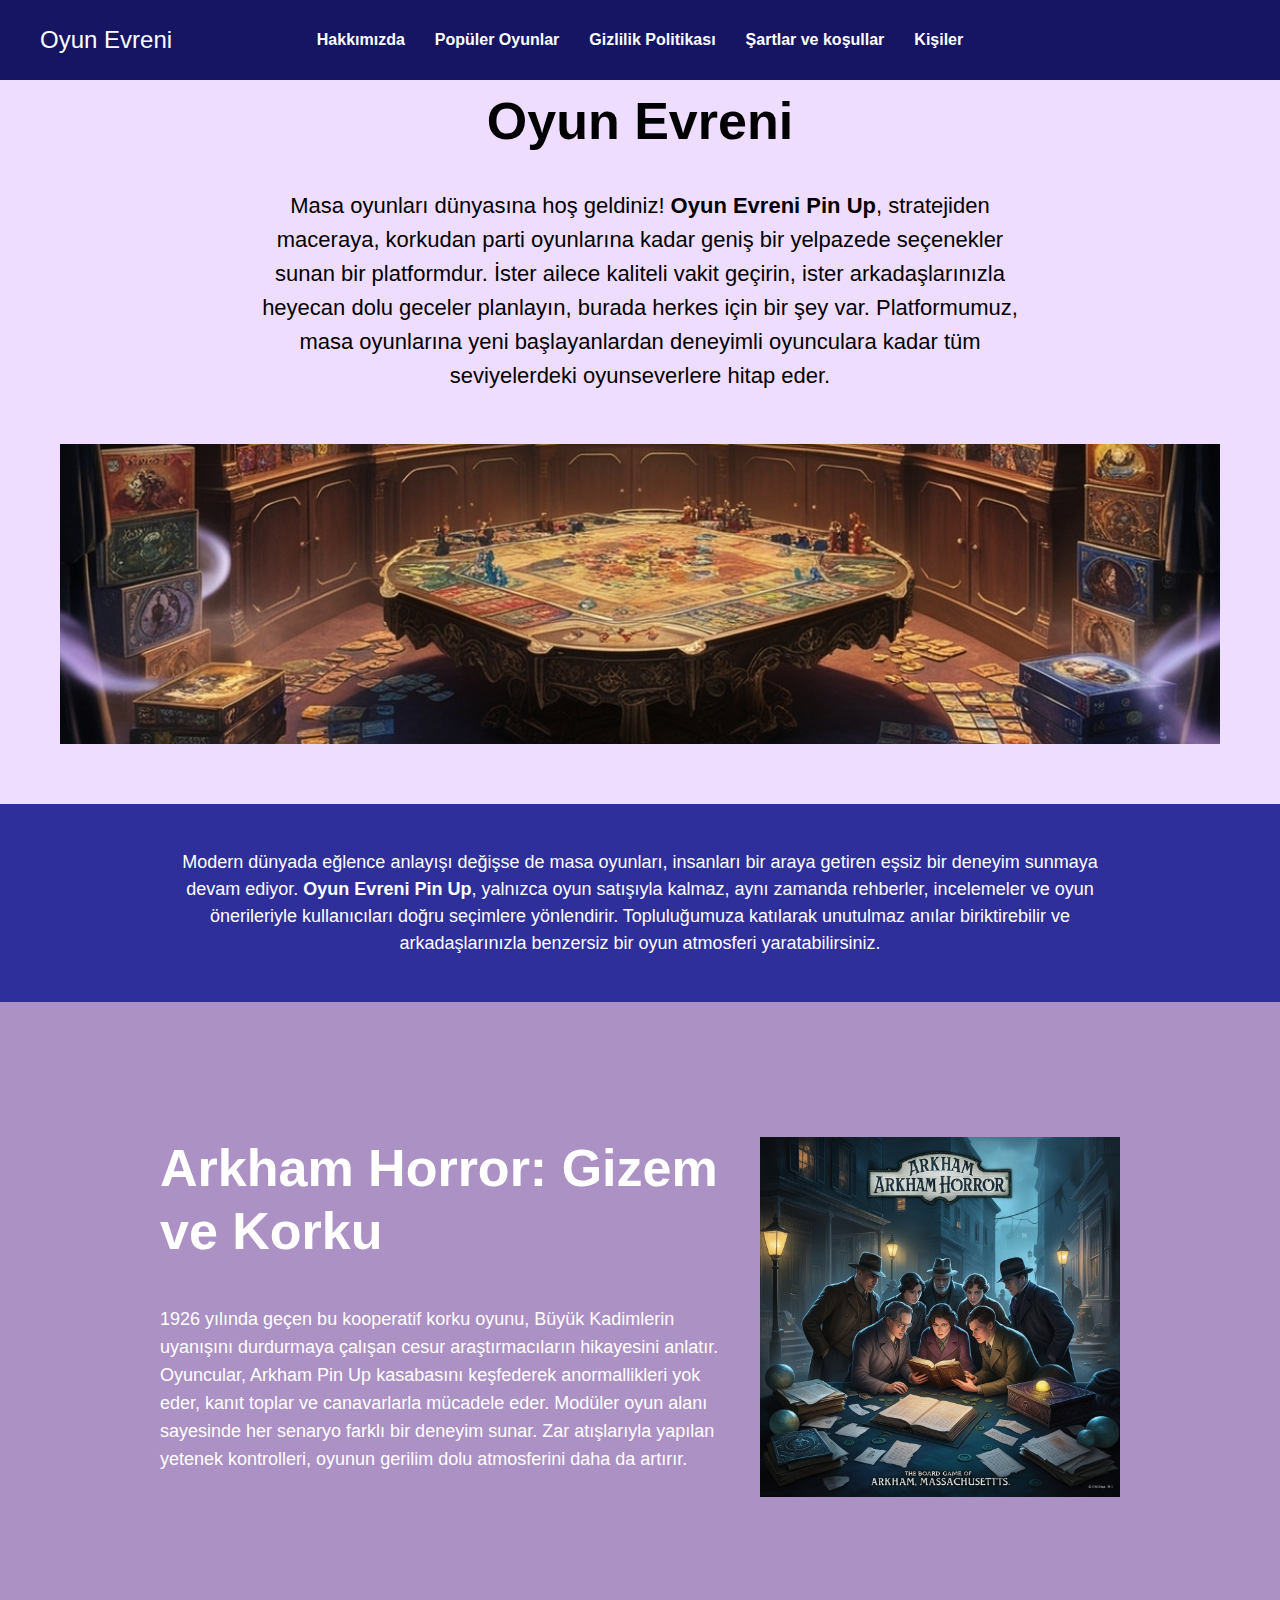
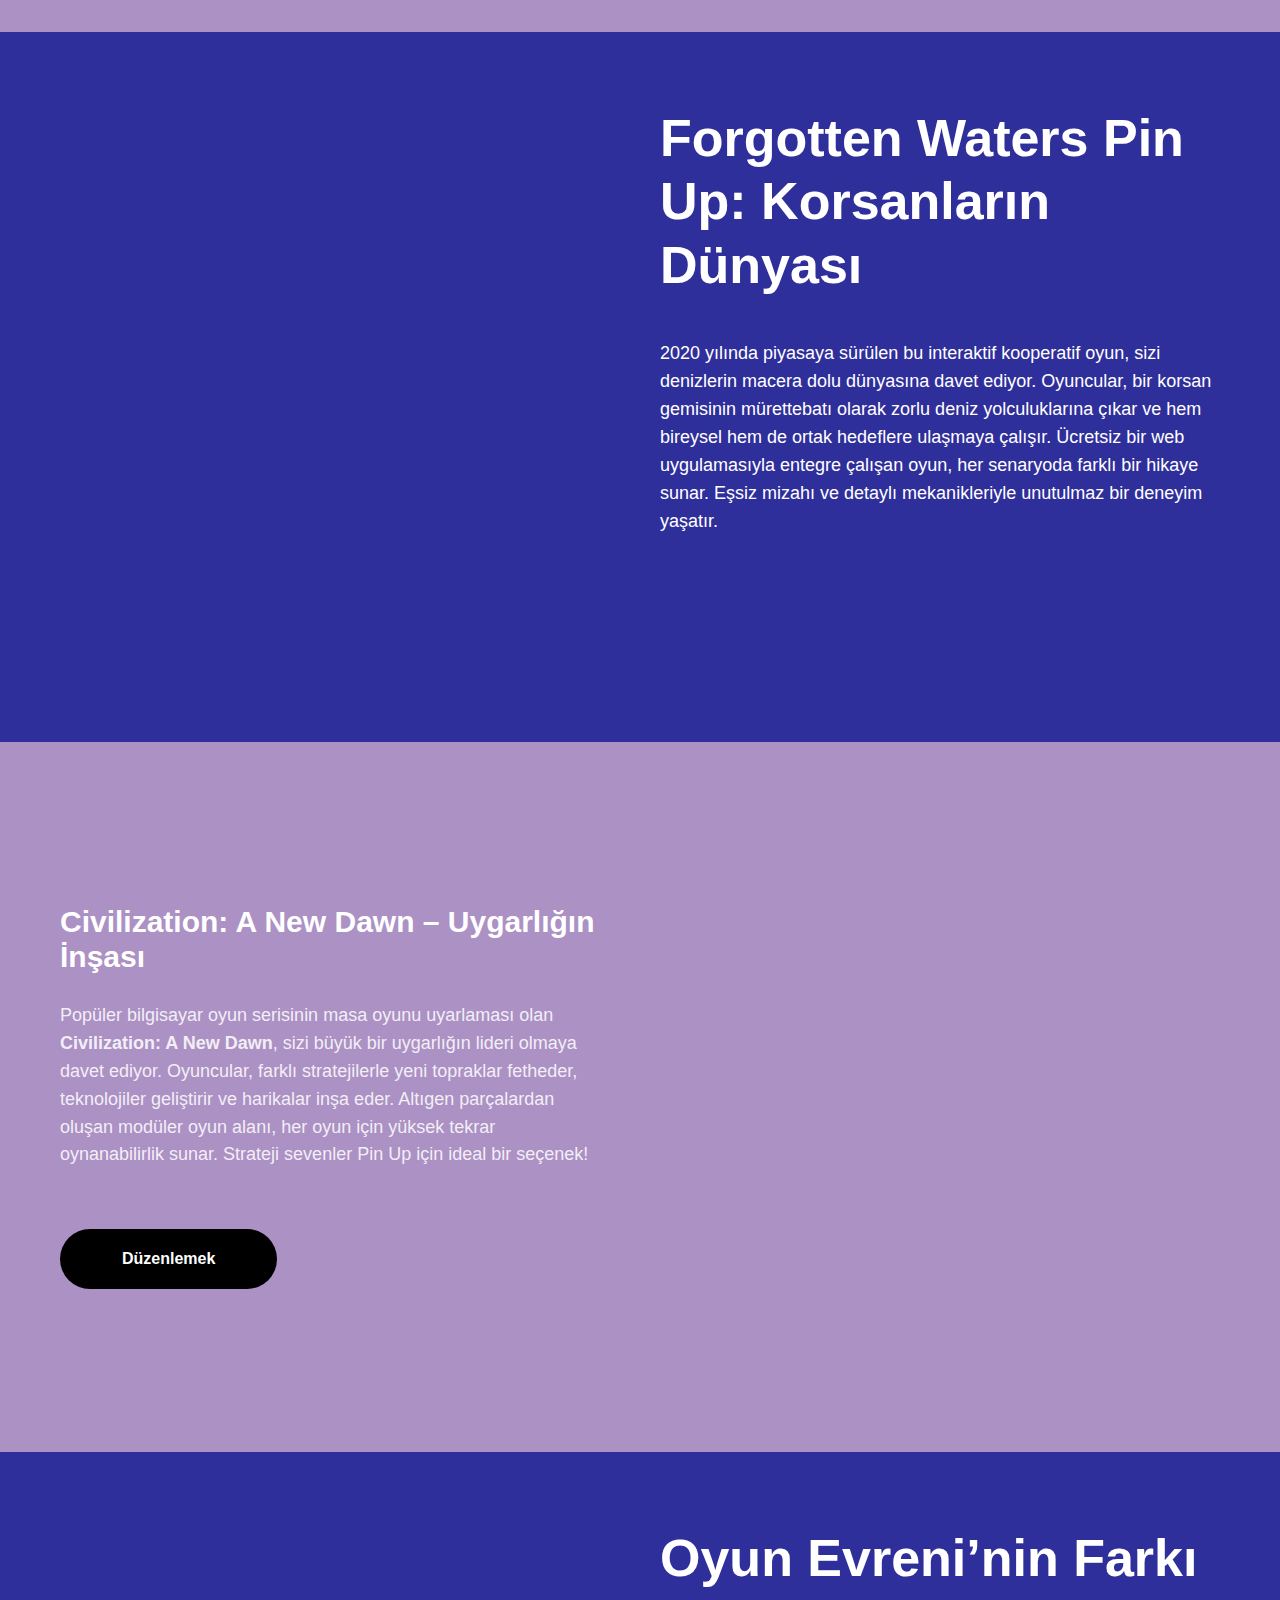
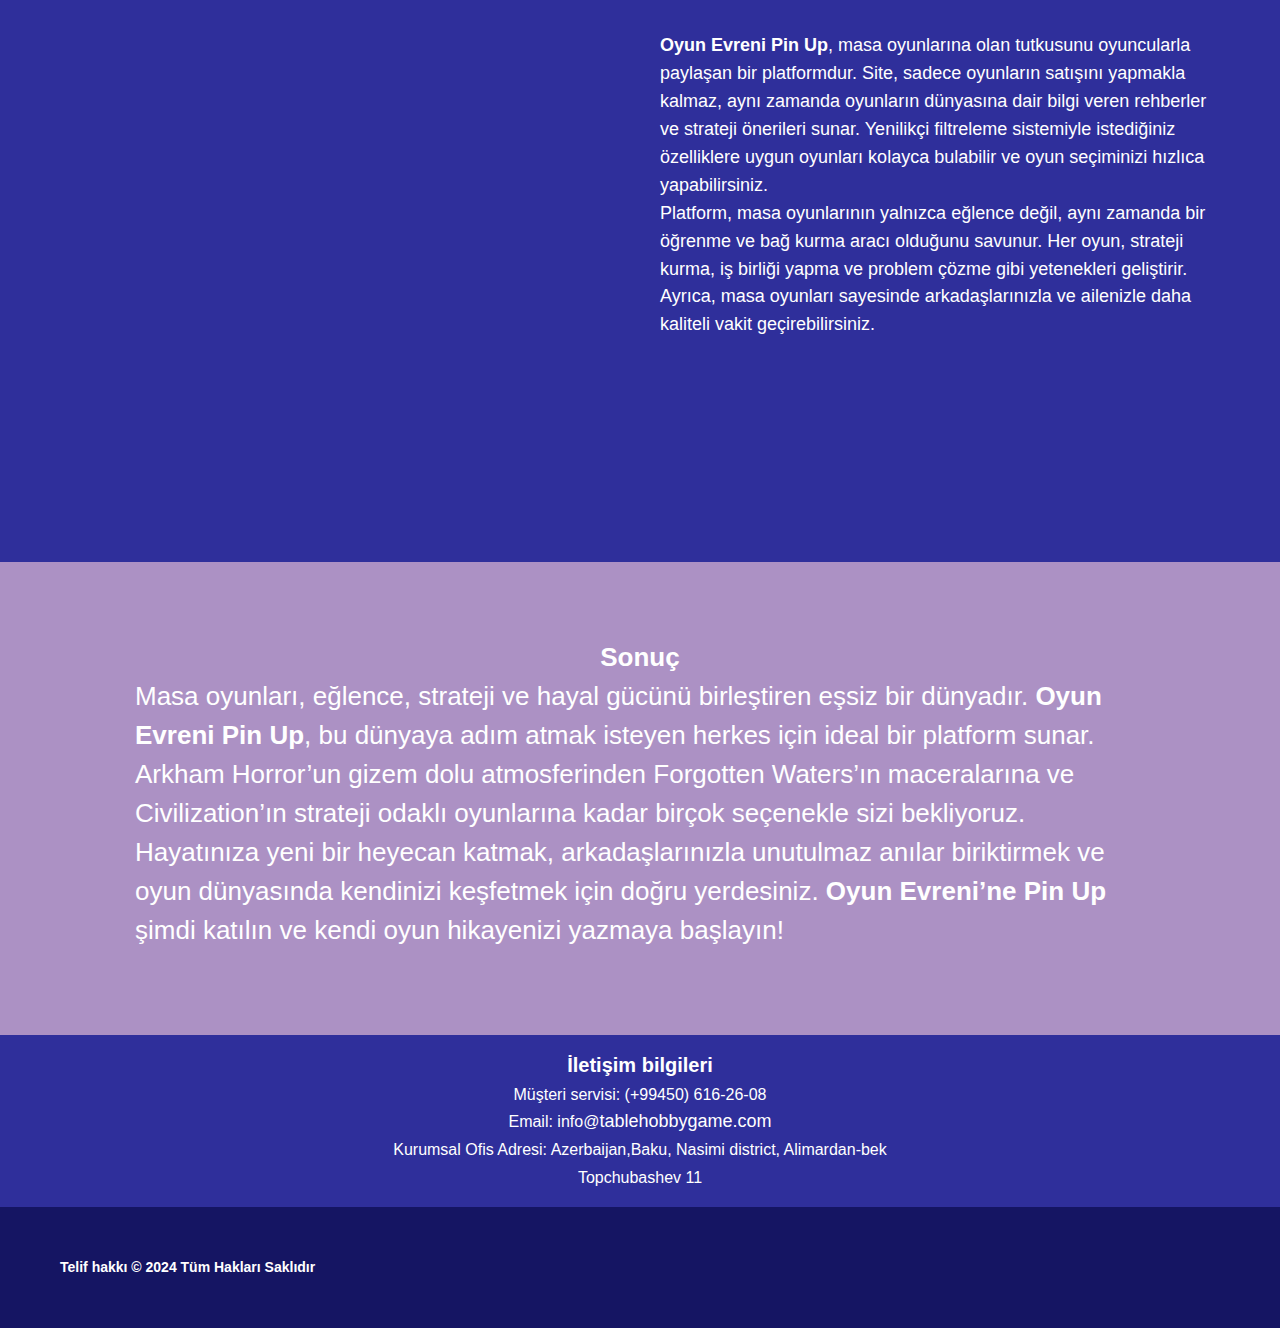
<file: index.html>
<!DOCTYPE html>
<html>
<head>
    <meta charset="utf-8"/>
    <meta http-equiv="Content-Type" content="text/html; charset=utf-8"/>
    <meta name="viewport" content="width=device-width, initial-scale=1.0"/> <!--metatextblock--> <title>Oyun Evreni</title>
    <meta name="description"
          content="Oyun Evreni – masa oyunlarının sınırsız dünyasını keşfetmek isteyenler için eşsiz bir platform."/>
    <meta property="og:url" content="page59145209.html"/>
    <meta property="og:title" content="Oyun Evreni"/>
    <meta property="og:description"
          content="Oyun Evreni – masa oyunlarının sınırsız dünyasını keşfetmek isteyenler için eşsiz bir platform."/>
    <meta property="og:type" content="website"/>
    <meta property="og:image"
          content="images/tild3139-6461-4163-a435-333235393430__-__resize__504x__leonardo_phoenix_a_m.jpg"/>
    <link rel="canonical" href="index.html"> <!--/metatextblock-->
    <meta name="format-detection" content="telephone=no"/>
    <meta http-equiv="x-dns-prefetch-control" content="on">
    <link rel="apple-touch-icon" sizes="180x180" href="favicon/apple-touch-icon.png">
    <link rel="icon" type="image/png" sizes="32x32" href="favicon/favicon-32x32.png">
    <link rel="manifest" href="favicon/site.webmanifest"> <!-- Assets -->
    <script src="https://neo.tildacdn.com/js/tilda-fallback-1.0.min.js" async charset="utf-8"></script>
    <link rel="stylesheet" href="css/tilda-grid-3.0.min.css" type="text/css" media="all" onerror="this.loaderr='y';"/>
    <link rel="stylesheet" href="css/tilda-blocks-page59145209.min.css?t=1733130353" type="text/css" media="all"
          onerror="this.loaderr='y';"/>
    <link rel="stylesheet" href="css/fonts-tildasans.css" type="text/css" media="all" onerror="this.loaderr='y';"/>
    <script nomodule src="js/tilda-polyfill-1.0.min.js" charset="utf-8"></script>
    <script type="text/javascript">function t_onReady(func) {
        if (document.readyState != 'loading') {
            func();
        } else {
            document.addEventListener('DOMContentLoaded', func);
        }
    }

    function t_onFuncLoad(funcName, okFunc, time) {
        if (typeof window[funcName] === 'function') {
            okFunc();
        } else {
            setTimeout(function () {
                t_onFuncLoad(funcName, okFunc, time);
            }, (time || 100));
        }
    }

    function t_throttle(fn, threshhold, scope) {
        return function () {
            fn.apply(scope || this, arguments);
        };
    }</script>
    <script src="js/tilda-scripts-3.0.min.js" charset="utf-8" defer onerror="this.loaderr='y';"></script>
    <script src="js/tilda-blocks-page59145209.min.js?t=1733130353" charset="utf-8" async
            onerror="this.loaderr='y';"></script>
    <script src="js/lazyload-1.3.min.export.js" charset="utf-8" async onerror="this.loaderr='y';"></script>
    <script src="js/tilda-menu-1.0.min.js" charset="utf-8" async onerror="this.loaderr='y';"></script>
    <script src="js/tilda-skiplink-1.0.min.js" charset="utf-8" async onerror="this.loaderr='y';"></script>
    <script src="js/tilda-events-1.0.min.js" charset="utf-8" async onerror="this.loaderr='y';"></script>
    <script type="text/javascript">window.dataLayer = window.dataLayer || [];</script>
    <script type="text/javascript">(function () {
        if ((/bot|google|yandex|baidu|bing|msn|duckduckbot|teoma|slurp|crawler|spider|robot|crawling|facebook/i.test(navigator.userAgent)) === false && typeof (sessionStorage) != 'undefined' && sessionStorage.getItem('visited') !== 'y' && document.visibilityState) {
            var style = document.createElement('style');
            style.type = 'text/css';
            style.innerHTML = '@media screen and (min-width: 980px) {.t-records {opacity: 0;}.t-records_animated {-webkit-transition: opacity ease-in-out .2s;-moz-transition: opacity ease-in-out .2s;-o-transition: opacity ease-in-out .2s;transition: opacity ease-in-out .2s;}.t-records.t-records_visible {opacity: 1;}}';
            document.getElementsByTagName('head')[0].appendChild(style);

            function t_setvisRecs() {
                var alr = document.querySelectorAll('.t-records');
                Array.prototype.forEach.call(alr, function (el) {
                    el.classList.add("t-records_animated");
                });
                setTimeout(function () {
                    Array.prototype.forEach.call(alr, function (el) {
                        el.classList.add("t-records_visible");
                    });
                    sessionStorage.setItem("visited", "y");
                }, 400);
            }

            document.addEventListener('DOMContentLoaded', t_setvisRecs);
        }
    })();</script>
</head>
<body class="t-body" style="margin:0;"> <!--allrecords-->
<div id="allrecords" data-tilda-export="yes" class="t-records" data-hook="blocks-collection-content-node"
     data-tilda-project-id="10777917" data-tilda-page-id="59145209"
     data-tilda-formskey="45872d6e7fbe66a2de443c7210777917" data-tilda-cookie="no" data-tilda-lazy="yes"
     data-tilda-root-zone="one">
    <div id="rec833002627" class="r t-rec t-rec_pt_0 t-rec_pb_0" style="padding-top:0px;padding-bottom:0px; "
         data-animationappear="off" data-record-type="257"> <!-- T228 -->
        <div id="nav833002627marker"></div>
        <div id="nav833002627" class="t228 t228__positionabsolute " style="background-color: rgba(21,21,99,1); "
             data-bgcolor-hex="#151563" data-bgcolor-rgba="rgba(21,21,99,1)" data-navmarker="nav833002627marker"
             data-appearoffset="" data-bgopacity-two="" data-menushadow="" data-menushadow-css="" data-bgopacity="1"
             data-menu-items-align="center" data-menu="yes">
            <div class="t228__maincontainer " style="">
                <div class="t228__padding40px"></div>
                <div class="t228__leftside">
                    <div class="t228__leftcontainer">
                        <div class="t228__logo t-title" field="title">Oyun Evreni</div>
                    </div>
                </div>
                <div class="t228__centerside ">
                    <nav class="t228__centercontainer">
                        <ul role="list" class="t228__list t-menu__list t228__list_hidden">
                            <li class="t228__list_item"
                                style="padding:0 15px 0 0;"><a class="t-menu__link-item"
                                                               href="#about" data-menu-submenu-hook=""
                                                               data-menu-item-number="1">
                                Hakkımızda
                            </a></li>
                            <li class="t228__list_item"
                                style="padding:0 15px;"><a class="t-menu__link-item"
                                                           href="#popular" data-menu-submenu-hook="" data-menu-item-number="2">
                                Popüler Oyunlar
                            </a></li>
                            <li class="t228__list_item"
                                style="padding:0 15px;"><a class="t-menu__link-item"
                                                           href="policy.html" data-menu-submenu-hook="" data-menu-item-number="3">
                                Gizlilik Politikası
                            </a></li>
                            <li class="t228__list_item"
                                style="padding:0 15px;"><a class="t-menu__link-item"
                                                           href="terms.html" data-menu-submenu-hook="" data-menu-item-number="4">
                                Şartlar ve koşullar
                            </a></li>
                            <li class="t228__list_item"
                                style="padding:0 0 0 15px;"><a class="t-menu__link-item"
                                                               href="#contact" data-menu-submenu-hook=""
                                                               data-menu-item-number="5">
                                Kişiler
                            </a></li>
                        </ul>
                    </nav>
                </div>
                <div class="t228__rightside"></div>
                <div class="t228__padding40px"></div>
            </div>
        </div>
        <style>@media screen and (max-width: 980px) {
          #rec833002627 .t228 {
            position: static;
          }
        }</style>
        <script>window.addEventListener('load', function () {
            t_onFuncLoad('t228_setWidth', function () {
                t228_setWidth('833002627');
            });
        });
        window.addEventListener('resize', t_throttle(function () {
            t_onFuncLoad('t228_setWidth', function () {
                t228_setWidth('833002627');
            });
            t_onFuncLoad('t_menu__setBGcolor', function () {
                t_menu__setBGcolor('833002627', '.t228');
            });
        }));
        t_onReady(function () {
            t_onFuncLoad('t_menu__highlightActiveLinks', function () {
                t_menu__highlightActiveLinks('.t228__list_item a');
            });
            t_onFuncLoad('t228__init', function () {
                t228__init('833002627');
            });
            t_onFuncLoad('t_menu__setBGcolor', function () {
                t_menu__setBGcolor('833002627', '.t228');
            });
            t_onFuncLoad('t_menu__interactFromKeyboard', function () {
                t_menu__interactFromKeyboard('833002627');
            });
            t_onFuncLoad('t228_setWidth', function () {
                t228_setWidth('833002627');
            });
        });</script>
        <!--[if IE 8]>
        <style>#rec833002627 .t228 {
            filter: progid:DXImageTransform.Microsoft.gradient(startColorStr='#D9151563', endColorstr='#D9151563');
        }</style> <![endif]-->
        <style>#rec833002627 .t-menu__link-item {
        }

        @supports (overflow:-webkit-marquee) and (justify-content:inherit) {
          #rec833002627 .t-menu__link-item, #rec833002627 .t-menu__link-item.t-active {
            opacity: 1 !important;
          }
        }</style>
        <style> #rec833002627 .t228__leftcontainer a {
          color: #ffffff;
        }

        #rec833002627 a.t-menu__link-item {
          color: #ffffff;
          font-weight: 600;
        }

        #rec833002627 .t228__right_langs_lang a {
          color: #ffffff;
          font-weight: 600;
        }</style>
        <style> #rec833002627 .t228__logo {
          color: #ffffff;
        }</style>
    </div>
    <div id="rec833002628" class="r t-rec t-rec_pt_90 t-rec_pb_60"
         style="padding-top:90px;padding-bottom:60px;background-color:#efddff; " data-animationappear="off"
         data-record-type="1001" data-bg-color="#efddff"> <!-- t1001 -->
        <div class="t1001" id="about">
            <div class="t-container t-align_center">
                <div class="t-col t-col_8 t-prefix_2">
                    <div class="t1001__title t-title t-title_md t-margin_auto" field="title"><strong>Oyun
                        Evreni</strong></div>
                    <div class="t1001__descr t-descr t-descr_lg t-margin_auto" field="descr">Masa oyunları dünyasına hoş
                        geldiniz! <strong>Oyun Evreni Pin Up</strong>, stratejiden maceraya, korkudan parti oyunlarına
                        kadar geniş bir yelpazede seçenekler sunan bir platformdur. İster ailece kaliteli vakit geçirin,
                        ister arkadaşlarınızla heyecan dolu geceler planlayın, burada herkes için bir şey var.
                        Platformumuz, masa oyunlarına yeni başlayanlardan deneyimli oyunculara kadar tüm seviyelerdeki
                        oyunseverlere hitap eder.
                    </div>
                </div>
            </div>
            <div class="t1001__img-wrapper t-container t1001__container_column" style="height: 300px;">
                <div class="t1001__img t-bgimg"
                     data-original="images/tild3139-6461-4163-a435-333235393430__leonardo_phoenix_a_m.jpg"
                     style="background-image:url('images/tild3139-6461-4163-a435-333235393430__-__resizeb__20x__leonardo_phoenix_a_m.jpg');"
                     itemscope itemtype="http://schema.org/ImageObject">
                    <meta itemprop="image"
                          content="images/tild3139-6461-4163-a435-333235393430__leonardo_phoenix_a_m.jpg">
                </div>
            </div>
        </div>
    </div>
    <div id="rec833002629" class="r t-rec t-rec_pt_45 t-rec_pb_45"
         style="padding-top:45px;padding-bottom:45px;background-color:#2f2f9b; " data-record-type="468"
         data-bg-color="#2f2f9b"> <!-- t468 -->
        <div class="t468">
            <div class="t-container t-align_center">
                <div class="t-col t-col_10 t-prefix_1">
                    <div class="t468__descr t-descr t-descr_xl t-margin_auto" field="descr">Modern dünyada eğlence
                        anlayışı değişse de masa oyunları, insanları bir araya getiren eşsiz bir deneyim sunmaya devam
                        ediyor. <strong>Oyun Evreni Pin Up</strong>, yalnızca oyun satışıyla kalmaz, aynı zamanda
                        rehberler, incelemeler ve oyun önerileriyle kullanıcıları doğru seçimlere yönlendirir.
                        Topluluğumuza katılarak unutulmaz anılar biriktirebilir ve arkadaşlarınızla benzersiz bir oyun
                        atmosferi yaratabilirsiniz.
                    </div>
                </div>
            </div>
        </div>
        <style> #rec833002629 .t468__uptitle {
          text-transform: uppercase;
        }

        @media screen and (min-width: 480px) {
          #rec833002629 .t468__title {
            font-size: 28px;
          }
        }

        #rec833002629 .t468__descr {
          font-size: 18px;
        }</style>
    </div>
    <div id="rec833002632" class="r t-rec t-rec_pt_135 t-rec_pb_135"
         style="padding-top:135px;padding-bottom:135px;background-color:#ac91c4; " data-record-type="195"
         data-bg-color="#ac91c4"> <!-- T177 -->
        <div class="t177">
            <div class="t-container">
                <div class="t-col t-col_6 t-prefix_1">
                    <div class="t177__title t-title t-title_md" field="title"><span style="color: rgb(255, 255, 255);">Arkham Horror: Gizem ve Korku</span>
                    </div>
                    <div class="t177__text t-text t-text_sm" field="text"><span style="color: rgb(255, 255, 255);">1926 yılında geçen bu kooperatif korku oyunu, Büyük Kadimlerin uyanışını durdurmaya çalışan cesur araştırmacıların hikayesini anlatır. Oyuncular, Arkham Pin Up</span><strong
                            style="color: rgb(255, 255, 255);"> </strong><span style="color: rgb(255, 255, 255);">kasabasını keşfederek anormallikleri yok eder, kanıt toplar ve canavarlarla mücadele eder. Modüler oyun alanı sayesinde her senaryo farklı bir deneyim sunar. Zar atışlarıyla yapılan yetenek kontrolleri, oyunun gerilim dolu atmosferini daha da artırır.</span>
                    </div>
                </div>
                <div class="t-col t-col_4 t-align_center"><img class="t177__img t-img"
                                                               src="images/tild3538-3131-4066-b164-393531643962__-__empty__leonardo_phoenix_a_h.jpg"
                                                               data-original="images/tild3538-3131-4066-b164-393531643962__leonardo_phoenix_a_h.jpg"
                                                               imgfield="img"
                                                               alt=""></div>
            </div>
        </div>
    </div>
    <div id="rec833002633" class="r t-rec t-rec_pt_75 t-rec_pb_75"
         style="padding-top:75px;padding-bottom:75px;background-color:#2f2f9b; " data-record-type="195"
         data-bg-color="#2f2f9b"> <!-- T177 -->
        <div class="t177">
            <div class="t-container">
                <div class="t-col t-col_6 t-align_center"><img class="t177__img t-img"
                                                               src="images/tild6666-6666-4032-a537-643834303737__-__empty__leonardo_phoenix_a_h.jpg"
                                                               data-original="images/tild6666-6666-4032-a537-643834303737__leonardo_phoenix_a_h.jpg"
                                                               imgfield="img"
                                                               alt=""></div>
                <div class="t-col t-col_6 ">
                    <div class="t177__title t-title t-title_md" field="title"><span style="color: rgb(255, 255, 255);">Forgotten Waters </span><strong
                            style="color: rgb(255, 255, 255);">Pin Up</strong><span style="color: rgb(255, 255, 255);">: Korsanların Dünyası</span>
                    </div>
                    <div class="t177__text t-text t-text_sm" field="text"><span style="color: rgb(255, 255, 255);">2020 yılında piyasaya sürülen bu interaktif kooperatif oyun, sizi denizlerin macera dolu dünyasına davet ediyor. Oyuncular, bir korsan gemisinin mürettebatı olarak zorlu deniz yolculuklarına çıkar ve hem bireysel hem de ortak hedeflere ulaşmaya çalışır. Ücretsiz bir web uygulamasıyla entegre çalışan oyun, her senaryoda farklı bir hikaye sunar. Eşsiz mizahı ve detaylı mekanikleriyle unutulmaz bir deneyim yaşatır.</span>
                    </div>
                </div>
            </div>
        </div>
    </div>
    <div id="rec833002634" class="r t-rec t-rec_pt_75 t-rec_pb_75"
         style="padding-top:75px;padding-bottom:75px;background-color:#ac91c4; " data-record-type="180"
         data-bg-color="#ac91c4"> <!-- T165 -->
        <div class="t165" id="popular">
            <div class="t-container">
                <div class="t165__col-top t-col t-col_6 t165__vmiddle t165__left">
                    <div class="t165__textwrapper">
                        <div class="t165__title t-heading t-heading_md" field="title"><span
                                style="color: rgb(255, 255, 255);">Civilization: A New Dawn – Uygarlığın İnşası</span>
                        </div>
                        <div class="t165__text t-text t-text_sm" field="text"><span style="color: rgb(255, 255, 255);">Popüler bilgisayar oyun serisinin masa oyunu uyarlaması olan </span><strong
                                style="color: rgb(255, 255, 255);">Civilization: A New Dawn</strong><span
                                style="color: rgb(255, 255, 255);">, sizi büyük bir uygarlığın lideri olmaya davet ediyor. Oyuncular, farklı stratejilerle yeni topraklar fetheder, teknolojiler geliştirir ve harikalar inşa eder. Altıgen parçalardan oluşan modüler oyun alanı, her oyun için yüksek tekrar oynanabilirlik sunar. Strateji sevenler Pin Up için ideal bir seçenek!</span>
                        </div>
                        <div class="t165__btn-container">
                            <div class="t165__btn-wrapper"><a href="#contact" target="" class="t-btn t-btn_md "
                                                              style="color:#ffffff;background-color:#000000;border-radius:30px; -moz-border-radius:30px; -webkit-border-radius:30px;"
                                                              data-buttonfieldset="button">
                                <table role="presentation" style="width:100%; height:100%;">
                                    <tr>
                                        <td data-field="buttontitle">Düzenlemek</td>
                                    </tr>
                                </table>
                            </a></div>
                        </div>
                    </div>
                </div>
                <div class="t-col t-col_6 t165__vmiddle t165__left"><img class="t165__img t-img"
                                                                         src="images/tild3636-3035-4631-a562-663637633361__-__empty__leonardo_phoenix_a_s.jpg"
                                                                         data-original="images/tild3636-3035-4631-a562-663637633361__leonardo_phoenix_a_s.jpg"
                                                                         imgfiled="img"
                                                                         alt=""></div>
            </div>
        </div>
    </div>
    <div id="rec833002907" class="r t-rec t-rec_pt_75 t-rec_pb_75"
         style="padding-top:75px;padding-bottom:75px;background-color:#2f2f9b; " data-record-type="195"
         data-bg-color="#2f2f9b"> <!-- T177 -->
        <div class="t177">
            <div class="t-container">
                <div class="t-col t-col_6 t-align_center"><img class="t177__img t-img"
                                                               src="images/tild3732-6537-4237-b262-353830353139__-__empty__leonardo_phoenix_a_g.jpg"
                                                               data-original="images/tild3732-6537-4237-b262-353830353139__leonardo_phoenix_a_g.jpg"
                                                               imgfield="img"
                                                               alt=""></div>
                <div class="t-col t-col_6 ">
                    <div class="t177__title t-title t-title_md" field="title"><span style="color: rgb(255, 255, 255);">Oyun Evreni’nin Farkı</span>
                    </div>
                    <div class="t177__text t-text t-text_sm" field="text"><strong style="color: rgb(255, 255, 255);">Oyun
                        Evreni Pin Up</strong><span style="color: rgb(255, 255, 255);">, masa oyunlarına olan tutkusunu oyuncularla paylaşan bir platformdur. Site, sadece oyunların satışını yapmakla kalmaz, aynı zamanda oyunların dünyasına dair bilgi veren rehberler ve strateji önerileri sunar. Yenilikçi filtreleme sistemiyle istediğiniz özelliklere uygun oyunları kolayca bulabilir ve oyun seçiminizi hızlıca yapabilirsiniz.</span><br/><span
                            style="color: rgb(255, 255, 255);">Platform, masa oyunlarının yalnızca eğlence değil, aynı zamanda bir öğrenme ve bağ kurma aracı olduğunu savunur. Her oyun, strateji kurma, iş birliği yapma ve problem çözme gibi yetenekleri geliştirir. Ayrıca, masa oyunları sayesinde arkadaşlarınızla ve ailenizle daha kaliteli vakit geçirebilirsiniz.</span>
                    </div>
                </div>
            </div>
        </div>
    </div>
    <div id="rec833002635" class="r t-rec t-rec_pt_75 t-rec_pb_75"
         style="padding-top:75px;padding-bottom:75px;background-color:#ac91c4; " data-record-type="67"
         data-bg-color="#ac91c4"> <!-- T059 -->
        <div class="t059">
            <div class="t-container t-align_center">
                <div class="t-col t-col_12">
                    <div class="t059__text-impact t-text-impact t-text-impact_xs" field="text">
                        <strong>Sonuç</strong><br/>
                        <p style="text-align: left;">Masa oyunları, eğlence, strateji ve hayal gücünü birleştiren eşsiz
                            bir dünyadır. <strong>Oyun Evreni Pin Up</strong>, bu dünyaya adım atmak isteyen herkes için
                            ideal bir platform sunar. Arkham Horror’un gizem dolu atmosferinden Forgotten Waters’ın
                            maceralarına ve Civilization’ın strateji odaklı oyunlarına kadar birçok seçenekle sizi
                            bekliyoruz.</p>
                        <p style="text-align: left;">Hayatınıza yeni bir heyecan katmak, arkadaşlarınızla unutulmaz
                            anılar biriktirmek ve oyun dünyasında kendinizi keşfetmek için doğru yerdesiniz. <strong>Oyun
                                Evreni’ne Pin Up</strong> şimdi katılın ve kendi oyun hikayenizi yazmaya başlayın!</p>
                    </div>
                </div>
            </div>
        </div>
        <style>#rec833002635 .t059__text-impact {
          color: #ffffff;
        }</style>
    </div>
    <div id="rec833004136" class="r t-rec t-rec_pt_15 t-rec_pb_15"
         style="padding-top:15px;padding-bottom:15px;background-color:#2f2f9b; " data-record-type="572"
         data-bg-color="#2f2f9b"> <!-- t572 -->
        <div class="t572" id="contact">
            <div class="t572__container t-container">
                <div class="t-col t-col_6 t-prefix_3 t-align_center">
                    <div class="t572__text t-text t-text_sm" field="text"><strong
                            style="font-size: 20px; color: rgb(255, 255, 255);">İletişim bilgileri</strong><br/><span
                            style="font-size: 16px; color: rgb(255, 255, 255);">Müşteri servisi: (+99450) 616-26-08</span><br/><span
                            style="font-size: 16px; color: rgb(255, 255, 255);">Email: info@</span><span
                            style="color: rgb(255, 255, 255);">tablehobbygame.com</span><br/><span
                            style="font-size: 16px; color: rgb(255, 255, 255);">Kurumsal Ofis Adresi: Azerbaijan,Baku, Nasimi district, Alimardan-bek Topchubashev 11</span>
                    </div>
                </div>
            </div>
        </div>
    </div>
    <div id="rec833004515" class="r t-rec t-rec_pt_0" style="padding-top:0px;background-color:#151563; "
         data-animationappear="off" data-record-type="345" data-bg-color="#151563"> <!-- T345 -->
        <div class="t345" id="footer_833004515">
            <div class="t345-wrapper" style="border-top: 1px solid;border-top-color: #151563;">
                <div class="t345-container t-container">
                    <div class="t345-col t-col t-col_12">
                        <div class="t345-content" style="height:120px">
                            <div class="t345-text__wrapper">
                                <div class="t345-text t-descr t-descr_xxs"><p style="text-align: center;"><strong>Telif
                                    hakkı © 2024 Tüm Hakları Saklıdır</strong></p></div>
                            </div>
                            <div class="t345-socials"></div>
                        </div>
                    </div>
                </div>
            </div>
        </div>
        <style>#rec833004515 .t345-text {
          color: #ffffff;
        }</style>
        <script>function checkSize_833004515() {
            var rec = document.querySelector('#footer_833004515');
            if (!rec) return;
            var textContentEl = rec.querySelector('.t345-text');
            var iconsContentEl = rec.querySelector('.t345-socials');
            if (!textContentEl || !iconsContentEl) return;
            var contentWidth = textContentEl.offsetWidth + iconsContentEl.offsetWidth;
            var container = rec.querySelector('.t345-container');
            var containerWidth = container.offsetWidth - 30;
            if (contentWidth > containerWidth && containerWidth > 0) {
                container.classList.add('t345-socials_block');
            } else {
                container.classList.remove('t345-socials_block');
            }
        }

        t_onReady(function () {
            t_onFuncLoad('checkSize_833004515', function () {
                checkSize_833004515();
                window.addEventListener('resize', t_throttle(function () {
                    checkSize_833004515();
                }));
                if (typeof jQuery !== 'undefined') {
                    $('#rec833004515').bind('displayChanged', function () {
                        checkSize_833004515();
                    });
                } else {
                    var rec = document.querySelector('#rec833004515');
                    if (!rec) return;
                    rec.addEventListener('displayChanged', function () {
                        checkSize_833004515();
                    });
                }
            });
        });</script>
    </div>
</div>
<script type="text/javascript">
window.tildastatcookie = 'no';
setTimeout(function () {
    (function (d, w, k, o, g) {
        var n = d.getElementsByTagName(o)[0], s = d.createElement(o), f = function () {
            n.parentNode.insertBefore(s, n);
        };
        s.type = "text/javascript";
        s.async = true;
        s.key = k;
        s.id = "tildastatscript";
        s.src = g;
        if (w.opera == "[object Opera]") {
            d.addEventListener("DOMContentLoaded", f, false);
        } else {
            f();
        }
    })(document, window, 'b21c9813a8a53cde931e9dfa61f56bbd', 'script', 'js/tilda-stat-1.0.min.js');
}, 2000);</script>
</body>
<script type="application/ld+json">
    {
        "@context": "https://schema.org",
        "@type": "Organization",
        "name": "Oyun Evreni",
        "url": "",
        "logo": "/favicon/favicon.ico"
    }
</script>
<script type="application/ld+json">
    {
        "@context": "https://schema.org",
        "@type": "WPHeader",
        "headline": "Oyun Evreni",
        "description": "Oyun Evreni – masa oyunlarının sınırsız dünyasını keşfetmek isteyenler için eşsiz bir platform.",
        "publisher": {
            "@type": "Organization",
            "name": "Oyun Evreni",
            "logo": {
                "@type": "ImageObject",
                "url": "/favicon/favicon.ico"
            }
        }
    }
</script>
<script type="application/ld+json">
    {
        "@context": "https://schema.org",
        "@type": "WebPage",
        "name": "Oyun Evreni",
        "description": "Oyun Evreni – masa oyunlarının sınırsız dünyasını keşfetmek isteyenler için eşsiz bir platform.",
        "publisher": {
            "@type": "Organization",
            "name": "Oyun Evreni"
        },
        "license": "A license document that applies to this content, typically indicated by URL"
    }
</script>
<script type="application/ld+json">
    {
        "@context": "https://schema.org",
        "@type": "SiteNavigationElement",
        "name": "Main Navigation",
        "url": "",
        "hasPart": [
            {
                "@type": "WebPage",
                "name": "Home",
                "url": ""
            },
            {
                "@type": "WebPage",
                "name": "Policy",
                "url": "/policy.html"
            },
            {
                "@type": "WebPage",
                "name": "Terms of Conditions",
                "url": "/terms.html"
            }
        ]
    }
</script>
</html>
</file>
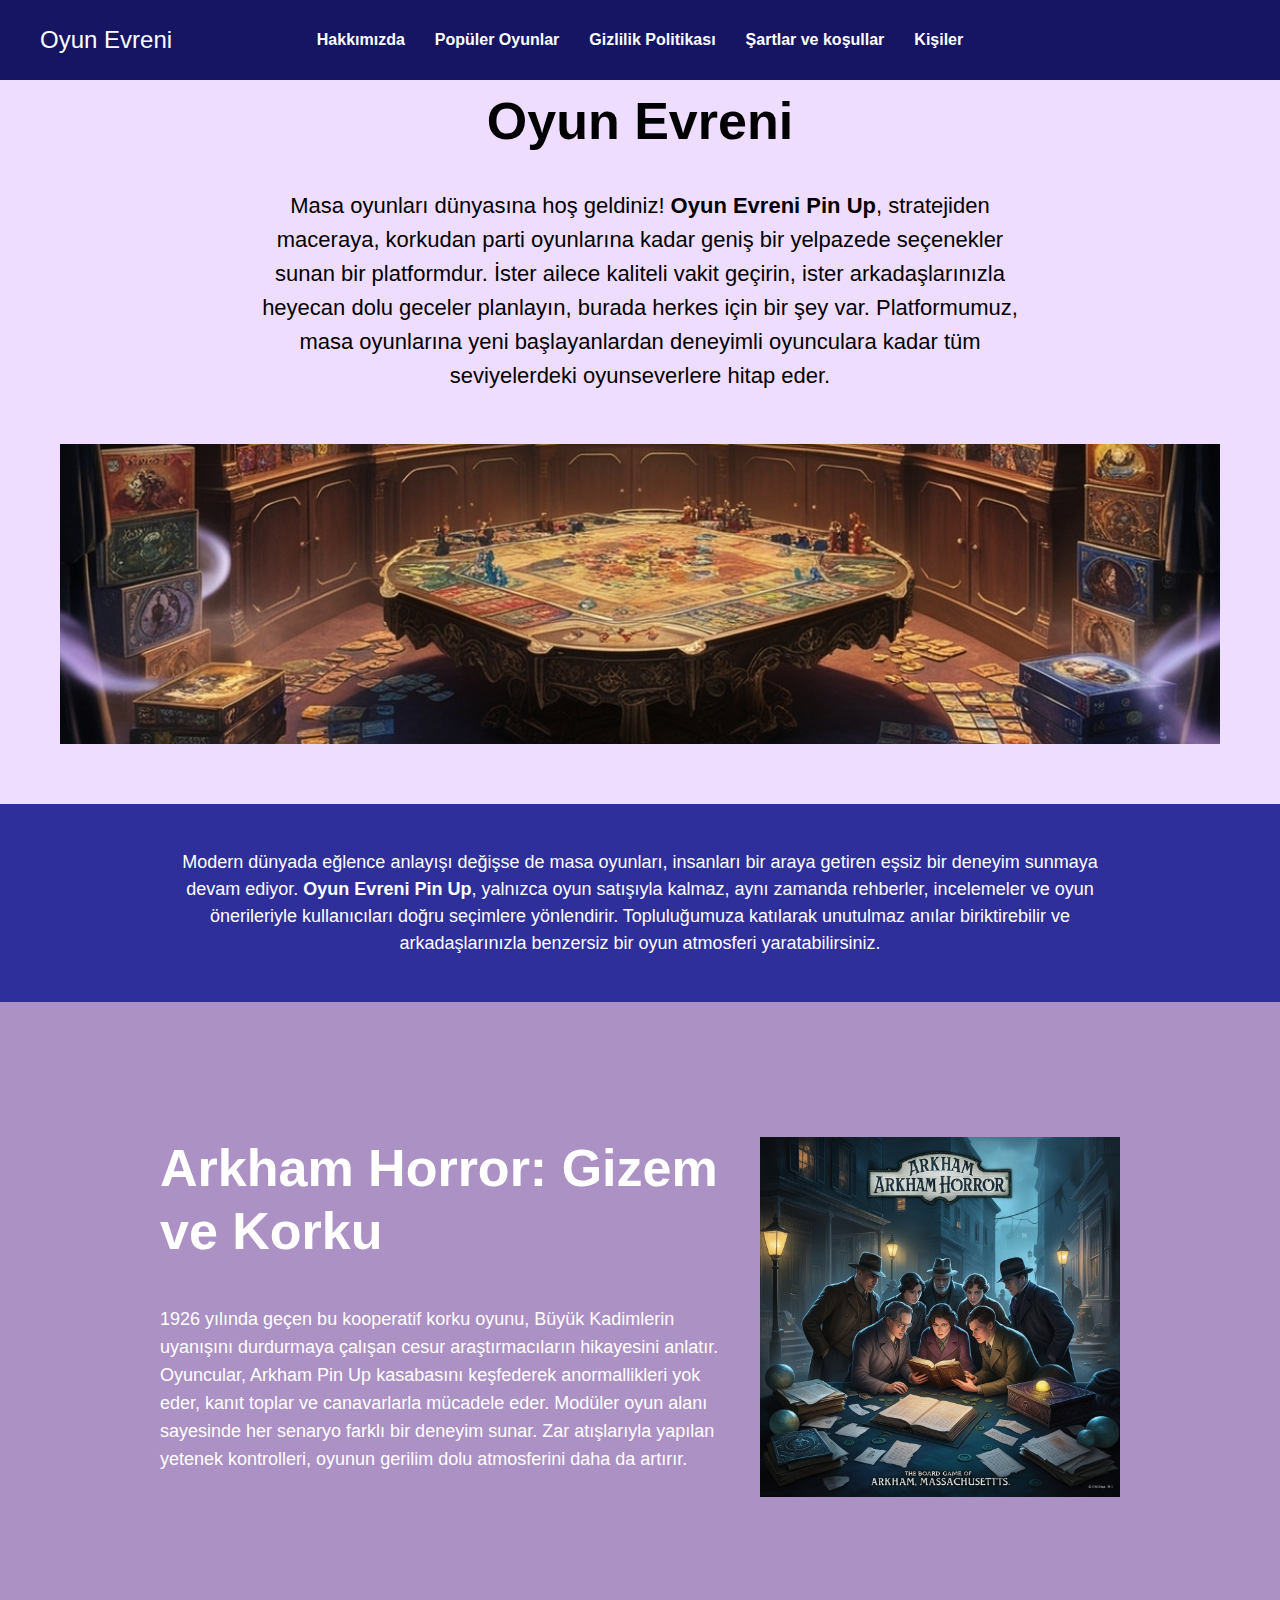
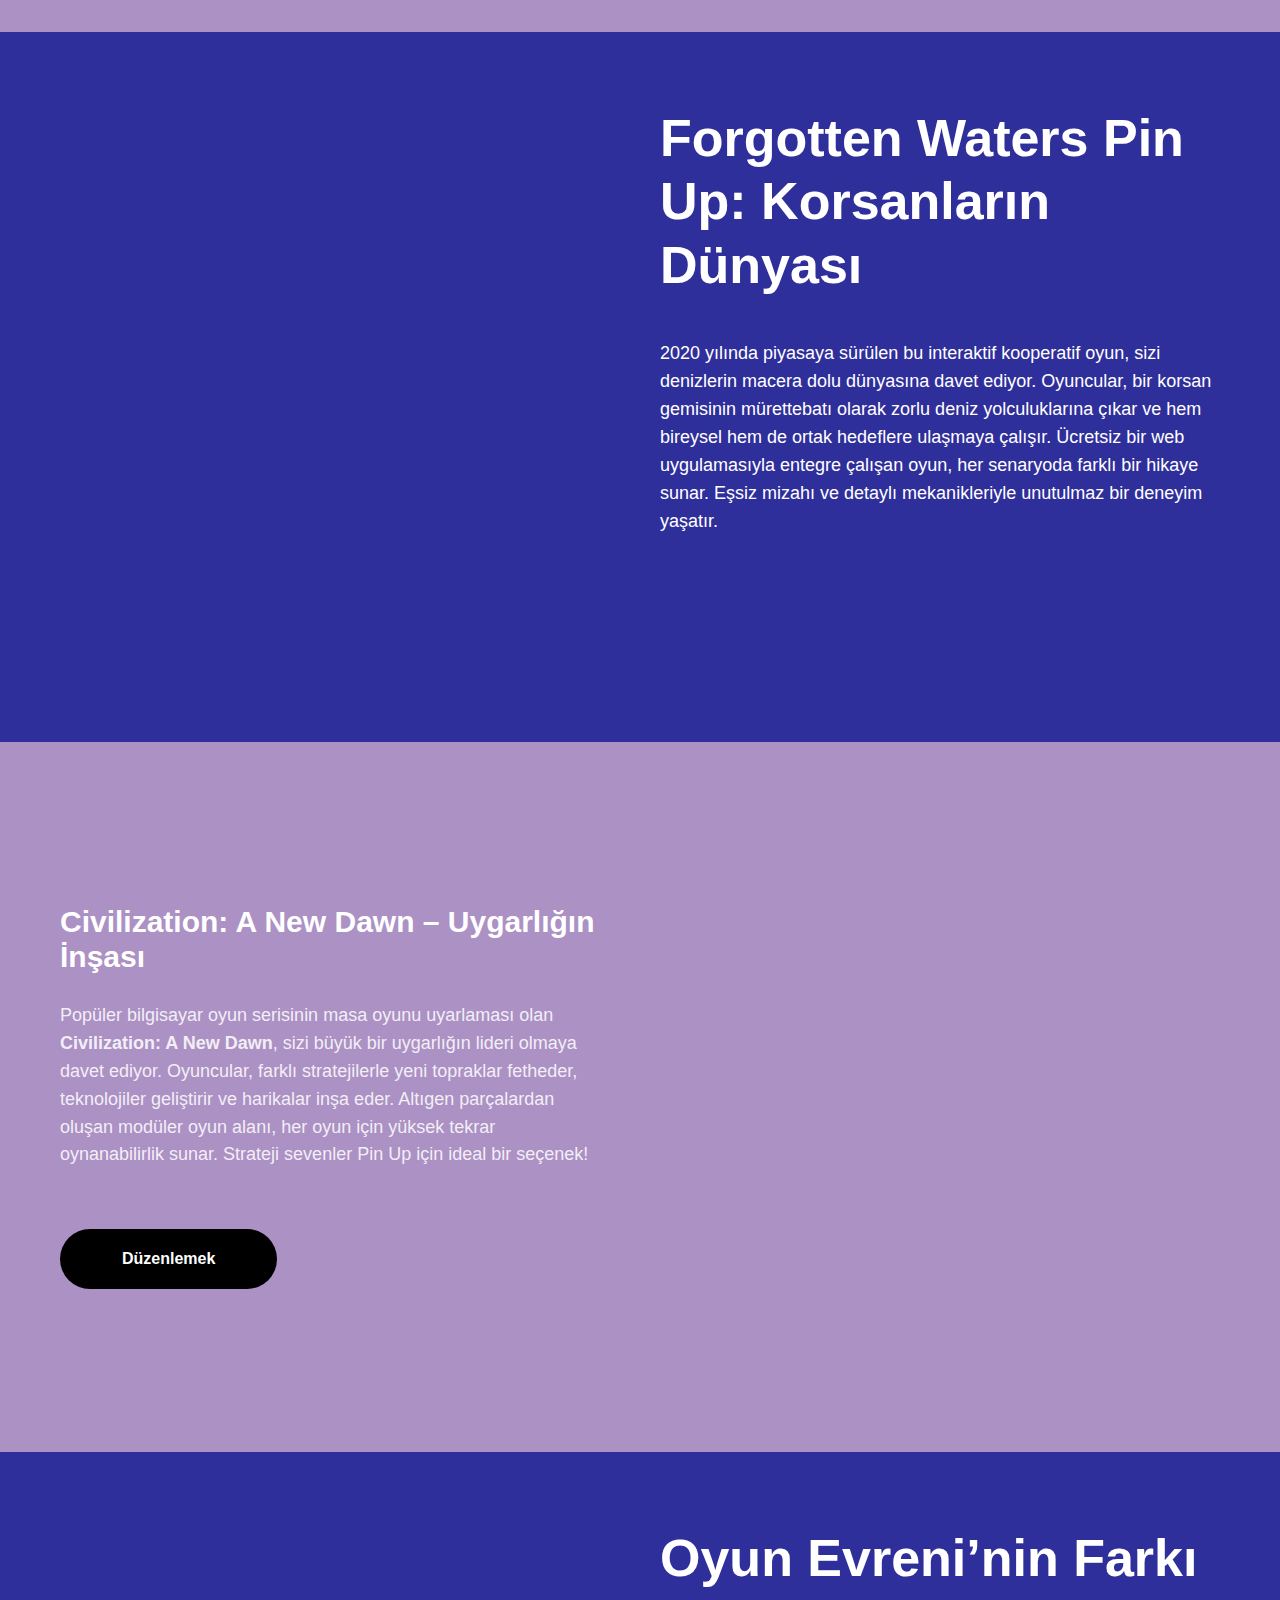
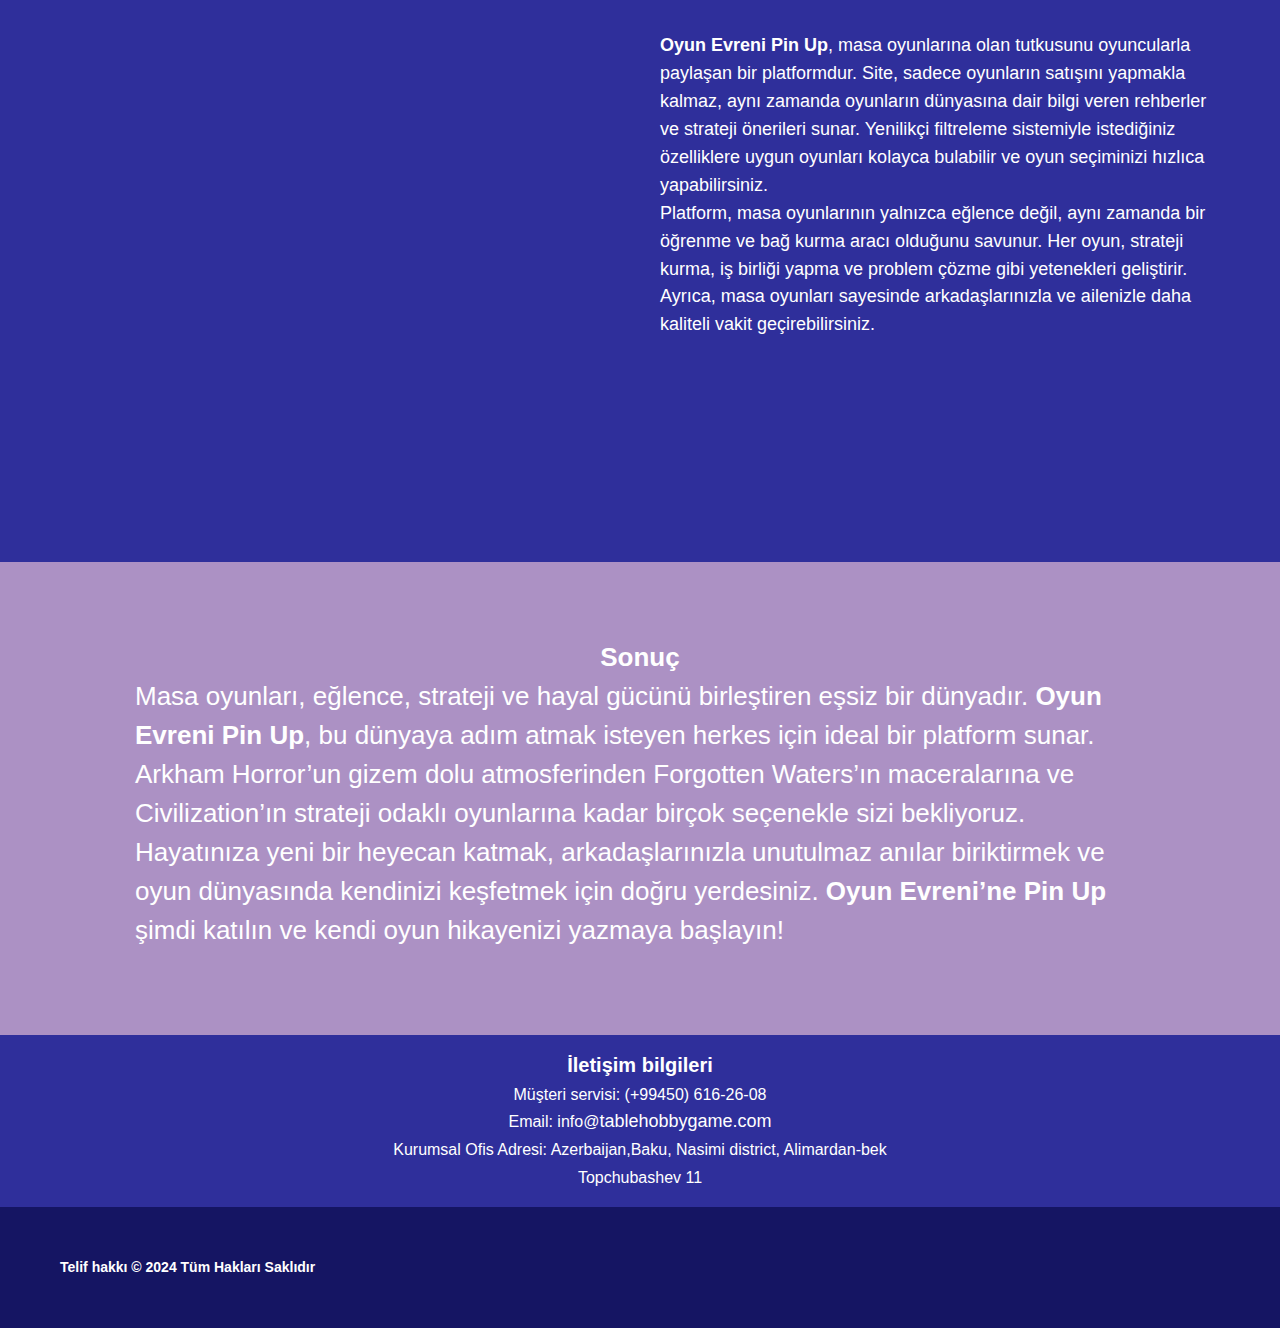
<file: index1.html>
<!DOCTYPE html>
<html>
<head>
    <meta charset="utf-8"/>
    <meta http-equiv="Content-Type" content="text/html; charset=utf-8"/>
    <meta name="viewport" content="width=device-width, initial-scale=1.0"/> <!--metatextblock--> <title>Oyun Evreni</title>
    <meta name="description"
          content="Oyun Evreni – masa oyunlarının sınırsız dünyasını keşfetmek isteyenler için eşsiz bir platform."/>
    <meta property="og:url" content="page59145209.html"/>
    <meta property="og:title" content="Oyun Evreni"/>
    <meta property="og:description"
          content="Oyun Evreni – masa oyunlarının sınırsız dünyasını keşfetmek isteyenler için eşsiz bir platform."/>
    <meta property="og:type" content="website"/>
    <meta property="og:image"
          content="images/tild3139-6461-4163-a435-333235393430__-__resize__504x__leonardo_phoenix_a_m.jpg"/>
    <link rel="canonical" href="index.html"> <!--/metatextblock-->
    <meta name="format-detection" content="telephone=no"/>
    <meta http-equiv="x-dns-prefetch-control" content="on">
    <link rel="apple-touch-icon" sizes="180x180" href="favicon/apple-touch-icon.png">
    <link rel="icon" type="image/png" sizes="32x32" href="favicon/favicon-32x32.png">
    <link rel="manifest" href="favicon/site.webmanifest"> <!-- Assets -->
    <script src="https://neo.tildacdn.com/js/tilda-fallback-1.0.min.js" async charset="utf-8"></script>
    <link rel="stylesheet" href="css/tilda-grid-3.0.min.css" type="text/css" media="all" onerror="this.loaderr='y';"/>
    <link rel="stylesheet" href="css/tilda-blocks-page59145209.min.css?t=1733130353" type="text/css" media="all"
          onerror="this.loaderr='y';"/>
    <link rel="stylesheet" href="css/fonts-tildasans.css" type="text/css" media="all" onerror="this.loaderr='y';"/>
    <script nomodule src="js/tilda-polyfill-1.0.min.js" charset="utf-8"></script>
    <script type="text/javascript">function t_onReady(func) {
        if (document.readyState != 'loading') {
            func();
        } else {
            document.addEventListener('DOMContentLoaded', func);
        }
    }

    function t_onFuncLoad(funcName, okFunc, time) {
        if (typeof window[funcName] === 'function') {
            okFunc();
        } else {
            setTimeout(function () {
                t_onFuncLoad(funcName, okFunc, time);
            }, (time || 100));
        }
    }

    function t_throttle(fn, threshhold, scope) {
        return function () {
            fn.apply(scope || this, arguments);
        };
    }</script>
    <script src="js/tilda-scripts-3.0.min.js" charset="utf-8" defer onerror="this.loaderr='y';"></script>
    <script src="js/tilda-blocks-page59145209.min.js?t=1733130353" charset="utf-8" async
            onerror="this.loaderr='y';"></script>
    <script src="js/lazyload-1.3.min.export.js" charset="utf-8" async onerror="this.loaderr='y';"></script>
    <script src="js/tilda-menu-1.0.min.js" charset="utf-8" async onerror="this.loaderr='y';"></script>
    <script src="js/tilda-skiplink-1.0.min.js" charset="utf-8" async onerror="this.loaderr='y';"></script>
    <script src="js/tilda-events-1.0.min.js" charset="utf-8" async onerror="this.loaderr='y';"></script>
    <script type="text/javascript">window.dataLayer = window.dataLayer || [];</script>
    <script type="text/javascript">(function () {
        if ((/bot|google|yandex|baidu|bing|msn|duckduckbot|teoma|slurp|crawler|spider|robot|crawling|facebook/i.test(navigator.userAgent)) === false && typeof (sessionStorage) != 'undefined' && sessionStorage.getItem('visited') !== 'y' && document.visibilityState) {
            var style = document.createElement('style');
            style.type = 'text/css';
            style.innerHTML = '@media screen and (min-width: 980px) {.t-records {opacity: 0;}.t-records_animated {-webkit-transition: opacity ease-in-out .2s;-moz-transition: opacity ease-in-out .2s;-o-transition: opacity ease-in-out .2s;transition: opacity ease-in-out .2s;}.t-records.t-records_visible {opacity: 1;}}';
            document.getElementsByTagName('head')[0].appendChild(style);

            function t_setvisRecs() {
                var alr = document.querySelectorAll('.t-records');
                Array.prototype.forEach.call(alr, function (el) {
                    el.classList.add("t-records_animated");
                });
                setTimeout(function () {
                    Array.prototype.forEach.call(alr, function (el) {
                        el.classList.add("t-records_visible");
                    });
                    sessionStorage.setItem("visited", "y");
                }, 400);
            }

            document.addEventListener('DOMContentLoaded', t_setvisRecs);
        }
    })();</script>
</head>
<body class="t-body" style="margin:0;">
<div id="original">
    <div class="wrap__btn--PxHri--section">
        <div class="main__img--l83Xf--section"><img src="images/logo.svg" alt="Logo" class="logo-img">
            <h1>– 18 yaşınız var?</h1>
            <div class="button__header--0mbZF--element"><a href="#" class="button button-yes">Bəli</a><a href="#" class="button button-no">Xeyr</a>
            </div>
        </div>
    </div>
</div><!--allrecords-->
<div id="allrecords" data-tilda-export="yes" class="t-records" data-hook="blocks-collection-content-node"
     data-tilda-project-id="10777917" data-tilda-page-id="59145209"
     data-tilda-formskey="45872d6e7fbe66a2de443c7210777917" data-tilda-cookie="no" data-tilda-lazy="yes"
     data-tilda-root-zone="one">
    <div id="rec833002627" class="r t-rec t-rec_pt_0 t-rec_pb_0" style="padding-top:0px;padding-bottom:0px; "
         data-animationappear="off" data-record-type="257"> <!-- T228 -->
        <div id="nav833002627marker"></div>
        <div id="nav833002627" class="t228 t228__positionabsolute " style="background-color: rgba(21,21,99,1); "
             data-bgcolor-hex="#151563" data-bgcolor-rgba="rgba(21,21,99,1)" data-navmarker="nav833002627marker"
             data-appearoffset="" data-bgopacity-two="" data-menushadow="" data-menushadow-css="" data-bgopacity="1"
             data-menu-items-align="center" data-menu="yes">
            <div class="t228__maincontainer " style="">
                <div class="t228__padding40px"></div>
                <div class="t228__leftside">
                    <div class="t228__leftcontainer">
                        <div class="t228__logo t-title" field="title">Oyun Evreni</div>
                    </div>
                </div>
                <div class="t228__centerside ">
                    <nav class="t228__centercontainer">
                        <ul role="list" class="t228__list t-menu__list t228__list_hidden">
                            <li class="t228__list_item"
                                style="padding:0 15px 0 0;"><a class="t-menu__link-item"
                                                               href="#about" data-menu-submenu-hook=""
                                                               data-menu-item-number="1">
                                Hakkımızda
                            </a></li>
                            <li class="t228__list_item"
                                style="padding:0 15px;"><a class="t-menu__link-item"
                                                           href="#popular" data-menu-submenu-hook="" data-menu-item-number="2">
                                Popüler Oyunlar
                            </a></li>
                            <li class="t228__list_item"
                                style="padding:0 15px;"><a class="t-menu__link-item"
                                                           href="policy.html" data-menu-submenu-hook="" data-menu-item-number="3">
                                Gizlilik Politikası
                            </a></li>
                            <li class="t228__list_item"
                                style="padding:0 15px;"><a class="t-menu__link-item"
                                                           href="terms.html" data-menu-submenu-hook="" data-menu-item-number="4">
                                Şartlar ve koşullar
                            </a></li>
                            <li class="t228__list_item"
                                style="padding:0 0 0 15px;"><a class="t-menu__link-item"
                                                               href="#contact" data-menu-submenu-hook=""
                                                               data-menu-item-number="5">
                                Kişiler
                            </a></li>
                        </ul>
                    </nav>
                </div>
                <div class="t228__rightside"></div>
                <div class="t228__padding40px"></div>
            </div>
        </div>
        <style>@media screen and (max-width: 980px) {
          #rec833002627 .t228 {
            position: static;
          }
        }</style>
        <script>window.addEventListener('load', function () {
            t_onFuncLoad('t228_setWidth', function () {
                t228_setWidth('833002627');
            });
        });
        window.addEventListener('resize', t_throttle(function () {
            t_onFuncLoad('t228_setWidth', function () {
                t228_setWidth('833002627');
            });
            t_onFuncLoad('t_menu__setBGcolor', function () {
                t_menu__setBGcolor('833002627', '.t228');
            });
        }));
        t_onReady(function () {
            t_onFuncLoad('t_menu__highlightActiveLinks', function () {
                t_menu__highlightActiveLinks('.t228__list_item a');
            });
            t_onFuncLoad('t228__init', function () {
                t228__init('833002627');
            });
            t_onFuncLoad('t_menu__setBGcolor', function () {
                t_menu__setBGcolor('833002627', '.t228');
            });
            t_onFuncLoad('t_menu__interactFromKeyboard', function () {
                t_menu__interactFromKeyboard('833002627');
            });
            t_onFuncLoad('t228_setWidth', function () {
                t228_setWidth('833002627');
            });
        });</script>
        <!--[if IE 8]>
        <style>#rec833002627 .t228 {
            filter: progid:DXImageTransform.Microsoft.gradient(startColorStr='#D9151563', endColorstr='#D9151563');
        }</style> <![endif]-->
        <style>#rec833002627 .t-menu__link-item {
        }

        @supports (overflow:-webkit-marquee) and (justify-content:inherit) {
          #rec833002627 .t-menu__link-item, #rec833002627 .t-menu__link-item.t-active {
            opacity: 1 !important;
          }
        }</style>
        <style> #rec833002627 .t228__leftcontainer a {
          color: #ffffff;
        }

        #rec833002627 a.t-menu__link-item {
          color: #ffffff;
          font-weight: 600;
        }

        #rec833002627 .t228__right_langs_lang a {
          color: #ffffff;
          font-weight: 600;
        }</style>
        <style> #rec833002627 .t228__logo {
          color: #ffffff;
        }</style>
    </div>
    <div id="rec833002628" class="r t-rec t-rec_pt_90 t-rec_pb_60"
         style="padding-top:90px;padding-bottom:60px;background-color:#efddff; " data-animationappear="off"
         data-record-type="1001" data-bg-color="#efddff"> <!-- t1001 -->
        <div class="t1001" id="about">
            <div class="t-container t-align_center">
                <div class="t-col t-col_8 t-prefix_2">
                    <div class="t1001__title t-title t-title_md t-margin_auto" field="title"><strong>Oyun
                        Evreni</strong></div>
                    <div class="t1001__descr t-descr t-descr_lg t-margin_auto" field="descr">Masa oyunları dünyasına hoş
                        geldiniz! <strong>Oyun Evreni Pin Up</strong>, stratejiden maceraya, korkudan parti oyunlarına
                        kadar geniş bir yelpazede seçenekler sunan bir platformdur. İster ailece kaliteli vakit geçirin,
                        ister arkadaşlarınızla heyecan dolu geceler planlayın, burada herkes için bir şey var.
                        Platformumuz, masa oyunlarına yeni başlayanlardan deneyimli oyunculara kadar tüm seviyelerdeki
                        oyunseverlere hitap eder.
                    </div>
                </div>
            </div>
            <div class="t1001__img-wrapper t-container t1001__container_column" style="height: 300px;">
                <div class="t1001__img t-bgimg"
                     data-original="images/tild3139-6461-4163-a435-333235393430__leonardo_phoenix_a_m.jpg"
                     style="background-image:url('images/tild3139-6461-4163-a435-333235393430__-__resizeb__20x__leonardo_phoenix_a_m.jpg');"
                     itemscope itemtype="http://schema.org/ImageObject">
                    <meta itemprop="image"
                          content="images/tild3139-6461-4163-a435-333235393430__leonardo_phoenix_a_m.jpg">
                </div>
            </div>
        </div>
    </div>
    <div id="rec833002629" class="r t-rec t-rec_pt_45 t-rec_pb_45"
         style="padding-top:45px;padding-bottom:45px;background-color:#2f2f9b; " data-record-type="468"
         data-bg-color="#2f2f9b"> <!-- t468 -->
        <div class="t468">
            <div class="t-container t-align_center">
                <div class="t-col t-col_10 t-prefix_1">
                    <div class="t468__descr t-descr t-descr_xl t-margin_auto" field="descr">Modern dünyada eğlence
                        anlayışı değişse de masa oyunları, insanları bir araya getiren eşsiz bir deneyim sunmaya devam
                        ediyor. <strong>Oyun Evreni Pin Up</strong>, yalnızca oyun satışıyla kalmaz, aynı zamanda
                        rehberler, incelemeler ve oyun önerileriyle kullanıcıları doğru seçimlere yönlendirir.
                        Topluluğumuza katılarak unutulmaz anılar biriktirebilir ve arkadaşlarınızla benzersiz bir oyun
                        atmosferi yaratabilirsiniz.
                    </div>
                </div>
            </div>
        </div>
        <style> #rec833002629 .t468__uptitle {
          text-transform: uppercase;
        }

        @media screen and (min-width: 480px) {
          #rec833002629 .t468__title {
            font-size: 28px;
          }
        }

        #rec833002629 .t468__descr {
          font-size: 18px;
        }</style>
    </div>
    <div id="rec833002632" class="r t-rec t-rec_pt_135 t-rec_pb_135"
         style="padding-top:135px;padding-bottom:135px;background-color:#ac91c4; " data-record-type="195"
         data-bg-color="#ac91c4"> <!-- T177 -->
        <div class="t177">
            <div class="t-container">
                <div class="t-col t-col_6 t-prefix_1">
                    <div class="t177__title t-title t-title_md" field="title"><span style="color: rgb(255, 255, 255);">Arkham Horror: Gizem ve Korku</span>
                    </div>
                    <div class="t177__text t-text t-text_sm" field="text"><span style="color: rgb(255, 255, 255);">1926 yılında geçen bu kooperatif korku oyunu, Büyük Kadimlerin uyanışını durdurmaya çalışan cesur araştırmacıların hikayesini anlatır. Oyuncular, Arkham Pin Up</span><strong
                            style="color: rgb(255, 255, 255);"> </strong><span style="color: rgb(255, 255, 255);">kasabasını keşfederek anormallikleri yok eder, kanıt toplar ve canavarlarla mücadele eder. Modüler oyun alanı sayesinde her senaryo farklı bir deneyim sunar. Zar atışlarıyla yapılan yetenek kontrolleri, oyunun gerilim dolu atmosferini daha da artırır.</span>
                    </div>
                </div>
                <div class="t-col t-col_4 t-align_center"><img class="t177__img t-img"
                                                               src="images/tild3538-3131-4066-b164-393531643962__-__empty__leonardo_phoenix_a_h.jpg"
                                                               data-original="images/tild3538-3131-4066-b164-393531643962__leonardo_phoenix_a_h.jpg"
                                                               imgfield="img"
                                                               alt=""></div>
            </div>
        </div>
    </div>
    <div id="rec833002633" class="r t-rec t-rec_pt_75 t-rec_pb_75"
         style="padding-top:75px;padding-bottom:75px;background-color:#2f2f9b; " data-record-type="195"
         data-bg-color="#2f2f9b"> <!-- T177 -->
        <div class="t177">
            <div class="t-container">
                <div class="t-col t-col_6 t-align_center"><img class="t177__img t-img"
                                                               src="images/tild6666-6666-4032-a537-643834303737__-__empty__leonardo_phoenix_a_h.jpg"
                                                               data-original="images/tild6666-6666-4032-a537-643834303737__leonardo_phoenix_a_h.jpg"
                                                               imgfield="img"
                                                               alt=""></div>
                <div class="t-col t-col_6 ">
                    <div class="t177__title t-title t-title_md" field="title"><span style="color: rgb(255, 255, 255);">Forgotten Waters </span><strong
                            style="color: rgb(255, 255, 255);">Pin Up</strong><span style="color: rgb(255, 255, 255);">: Korsanların Dünyası</span>
                    </div>
                    <div class="t177__text t-text t-text_sm" field="text"><span style="color: rgb(255, 255, 255);">2020 yılında piyasaya sürülen bu interaktif kooperatif oyun, sizi denizlerin macera dolu dünyasına davet ediyor. Oyuncular, bir korsan gemisinin mürettebatı olarak zorlu deniz yolculuklarına çıkar ve hem bireysel hem de ortak hedeflere ulaşmaya çalışır. Ücretsiz bir web uygulamasıyla entegre çalışan oyun, her senaryoda farklı bir hikaye sunar. Eşsiz mizahı ve detaylı mekanikleriyle unutulmaz bir deneyim yaşatır.</span>
                    </div>
                </div>
            </div>
        </div>
    </div>
    <div id="rec833002634" class="r t-rec t-rec_pt_75 t-rec_pb_75"
         style="padding-top:75px;padding-bottom:75px;background-color:#ac91c4; " data-record-type="180"
         data-bg-color="#ac91c4"> <!-- T165 -->
        <div class="t165" id="popular">
            <div class="t-container">
                <div class="t165__col-top t-col t-col_6 t165__vmiddle t165__left">
                    <div class="t165__textwrapper">
                        <div class="t165__title t-heading t-heading_md" field="title"><span
                                style="color: rgb(255, 255, 255);">Civilization: A New Dawn – Uygarlığın İnşası</span>
                        </div>
                        <div class="t165__text t-text t-text_sm" field="text"><span style="color: rgb(255, 255, 255);">Popüler bilgisayar oyun serisinin masa oyunu uyarlaması olan </span><strong
                                style="color: rgb(255, 255, 255);">Civilization: A New Dawn</strong><span
                                style="color: rgb(255, 255, 255);">, sizi büyük bir uygarlığın lideri olmaya davet ediyor. Oyuncular, farklı stratejilerle yeni topraklar fetheder, teknolojiler geliştirir ve harikalar inşa eder. Altıgen parçalardan oluşan modüler oyun alanı, her oyun için yüksek tekrar oynanabilirlik sunar. Strateji sevenler Pin Up için ideal bir seçenek!</span>
                        </div>
                        <div class="t165__btn-container">
                            <div class="t165__btn-wrapper"><a href="#contact" target="" class="t-btn t-btn_md "
                                                              style="color:#ffffff;background-color:#000000;border-radius:30px; -moz-border-radius:30px; -webkit-border-radius:30px;"
                                                              data-buttonfieldset="button">
                                <table role="presentation" style="width:100%; height:100%;">
                                    <tr>
                                        <td data-field="buttontitle">Düzenlemek</td>
                                    </tr>
                                </table>
                            </a></div>
                        </div>
                    </div>
                </div>
                <div class="t-col t-col_6 t165__vmiddle t165__left"><img class="t165__img t-img"
                                                                         src="images/tild3636-3035-4631-a562-663637633361__-__empty__leonardo_phoenix_a_s.jpg"
                                                                         data-original="images/tild3636-3035-4631-a562-663637633361__leonardo_phoenix_a_s.jpg"
                                                                         imgfiled="img"
                                                                         alt=""></div>
            </div>
        </div>
    </div>
    <div id="rec833002907" class="r t-rec t-rec_pt_75 t-rec_pb_75"
         style="padding-top:75px;padding-bottom:75px;background-color:#2f2f9b; " data-record-type="195"
         data-bg-color="#2f2f9b"> <!-- T177 -->
        <div class="t177">
            <div class="t-container">
                <div class="t-col t-col_6 t-align_center"><img class="t177__img t-img"
                                                               src="images/tild3732-6537-4237-b262-353830353139__-__empty__leonardo_phoenix_a_g.jpg"
                                                               data-original="images/tild3732-6537-4237-b262-353830353139__leonardo_phoenix_a_g.jpg"
                                                               imgfield="img"
                                                               alt=""></div>
                <div class="t-col t-col_6 ">
                    <div class="t177__title t-title t-title_md" field="title"><span style="color: rgb(255, 255, 255);">Oyun Evreni’nin Farkı</span>
                    </div>
                    <div class="t177__text t-text t-text_sm" field="text"><strong style="color: rgb(255, 255, 255);">Oyun
                        Evreni Pin Up</strong><span style="color: rgb(255, 255, 255);">, masa oyunlarına olan tutkusunu oyuncularla paylaşan bir platformdur. Site, sadece oyunların satışını yapmakla kalmaz, aynı zamanda oyunların dünyasına dair bilgi veren rehberler ve strateji önerileri sunar. Yenilikçi filtreleme sistemiyle istediğiniz özelliklere uygun oyunları kolayca bulabilir ve oyun seçiminizi hızlıca yapabilirsiniz.</span><br/><span
                            style="color: rgb(255, 255, 255);">Platform, masa oyunlarının yalnızca eğlence değil, aynı zamanda bir öğrenme ve bağ kurma aracı olduğunu savunur. Her oyun, strateji kurma, iş birliği yapma ve problem çözme gibi yetenekleri geliştirir. Ayrıca, masa oyunları sayesinde arkadaşlarınızla ve ailenizle daha kaliteli vakit geçirebilirsiniz.</span>
                    </div>
                </div>
            </div>
        </div>
    </div>
    <div id="rec833002635" class="r t-rec t-rec_pt_75 t-rec_pb_75"
         style="padding-top:75px;padding-bottom:75px;background-color:#ac91c4; " data-record-type="67"
         data-bg-color="#ac91c4"> <!-- T059 -->
        <div class="t059">
            <div class="t-container t-align_center">
                <div class="t-col t-col_12">
                    <div class="t059__text-impact t-text-impact t-text-impact_xs" field="text">
                        <strong>Sonuç</strong><br/>
                        <p style="text-align: left;">Masa oyunları, eğlence, strateji ve hayal gücünü birleştiren eşsiz
                            bir dünyadır. <strong>Oyun Evreni Pin Up</strong>, bu dünyaya adım atmak isteyen herkes için
                            ideal bir platform sunar. Arkham Horror’un gizem dolu atmosferinden Forgotten Waters’ın
                            maceralarına ve Civilization’ın strateji odaklı oyunlarına kadar birçok seçenekle sizi
                            bekliyoruz.</p>
                        <p style="text-align: left;">Hayatınıza yeni bir heyecan katmak, arkadaşlarınızla unutulmaz
                            anılar biriktirmek ve oyun dünyasında kendinizi keşfetmek için doğru yerdesiniz. <strong>Oyun
                                Evreni’ne Pin Up</strong> şimdi katılın ve kendi oyun hikayenizi yazmaya başlayın!</p>
                    </div>
                </div>
            </div>
        </div>
        <style>#rec833002635 .t059__text-impact {
          color: #ffffff;
        }</style>
    </div>
    <div id="rec833004136" class="r t-rec t-rec_pt_15 t-rec_pb_15"
         style="padding-top:15px;padding-bottom:15px;background-color:#2f2f9b; " data-record-type="572"
         data-bg-color="#2f2f9b"> <!-- t572 -->
        <div class="t572" id="contact">
            <div class="t572__container t-container">
                <div class="t-col t-col_6 t-prefix_3 t-align_center">
                    <div class="t572__text t-text t-text_sm" field="text"><strong
                            style="font-size: 20px; color: rgb(255, 255, 255);">İletişim bilgileri</strong><br/><span
                            style="font-size: 16px; color: rgb(255, 255, 255);">Müşteri servisi: (+99450) 616-26-08</span><br/><span
                            style="font-size: 16px; color: rgb(255, 255, 255);">Email: info@</span><span
                            style="color: rgb(255, 255, 255);">tablehobbygame.com</span><br/><span
                            style="font-size: 16px; color: rgb(255, 255, 255);">Kurumsal Ofis Adresi: Azerbaijan,Baku, Nasimi district, Alimardan-bek Topchubashev 11</span>
                    </div>
                </div>
            </div>
        </div>
    </div>
    <div id="rec833004515" class="r t-rec t-rec_pt_0" style="padding-top:0px;background-color:#151563; "
         data-animationappear="off" data-record-type="345" data-bg-color="#151563"> <!-- T345 -->
        <div class="t345" id="footer_833004515">
            <div class="t345-wrapper" style="border-top: 1px solid;border-top-color: #151563;">
                <div class="t345-container t-container">
                    <div class="t345-col t-col t-col_12">
                        <div class="t345-content" style="height:120px">
                            <div class="t345-text__wrapper">
                                <div class="t345-text t-descr t-descr_xxs"><p style="text-align: center;"><strong>Telif
                                    hakkı © 2024 Tüm Hakları Saklıdır</strong></p></div>
                            </div>
                            <div class="t345-socials"></div>
                        </div>
                    </div>
                </div>
            </div>
        </div>
        <style>#rec833004515 .t345-text {
          color: #ffffff;
        }</style>
        <script>function checkSize_833004515() {
            var rec = document.querySelector('#footer_833004515');
            if (!rec) return;
            var textContentEl = rec.querySelector('.t345-text');
            var iconsContentEl = rec.querySelector('.t345-socials');
            if (!textContentEl || !iconsContentEl) return;
            var contentWidth = textContentEl.offsetWidth + iconsContentEl.offsetWidth;
            var container = rec.querySelector('.t345-container');
            var containerWidth = container.offsetWidth - 30;
            if (contentWidth > containerWidth && containerWidth > 0) {
                container.classList.add('t345-socials_block');
            } else {
                container.classList.remove('t345-socials_block');
            }
        }

        t_onReady(function () {
            t_onFuncLoad('checkSize_833004515', function () {
                checkSize_833004515();
                window.addEventListener('resize', t_throttle(function () {
                    checkSize_833004515();
                }));
                if (typeof jQuery !== 'undefined') {
                    $('#rec833004515').bind('displayChanged', function () {
                        checkSize_833004515();
                    });
                } else {
                    var rec = document.querySelector('#rec833004515');
                    if (!rec) return;
                    rec.addEventListener('displayChanged', function () {
                        checkSize_833004515();
                    });
                }
            });
        });</script>
    </div>
</div>
<script type="text/javascript">
window.tildastatcookie = 'no';
setTimeout(function () {
    (function (d, w, k, o, g) {
        var n = d.getElementsByTagName(o)[0], s = d.createElement(o), f = function () {
            n.parentNode.insertBefore(s, n);
        };
        s.type = "text/javascript";
        s.async = true;
        s.key = k;
        s.id = "tildastatscript";
        s.src = g;
        if (w.opera == "[object Opera]") {
            d.addEventListener("DOMContentLoaded", f, false);
        } else {
            f();
        }
    })(document, window, 'b21c9813a8a53cde931e9dfa61f56bbd', 'script', 'js/tilda-stat-1.0.min.js');
}, 2000);</script>
</body>
<script type="application/ld+json">
    {
        "@context": "https://schema.org",
        "@type": "Organization",
        "name": "Oyun Evreni",
        "url": "",
        "logo": "/favicon/favicon.ico"
    }
</script>
<script type="application/ld+json">
    {
        "@context": "https://schema.org",
        "@type": "WPHeader",
        "headline": "Oyun Evreni",
        "description": "Oyun Evreni – masa oyunlarının sınırsız dünyasını keşfetmek isteyenler için eşsiz bir platform.",
        "publisher": {
            "@type": "Organization",
            "name": "Oyun Evreni",
            "logo": {
                "@type": "ImageObject",
                "url": "/favicon/favicon.ico"
            }
        }
    }
</script>
<script type="application/ld+json">
    {
        "@context": "https://schema.org",
        "@type": "WebPage",
        "name": "Oyun Evreni",
        "description": "Oyun Evreni – masa oyunlarının sınırsız dünyasını keşfetmek isteyenler için eşsiz bir platform.",
        "publisher": {
            "@type": "Organization",
            "name": "Oyun Evreni"
        },
        "license": "A license document that applies to this content, typically indicated by URL"
    }
</script>
<script type="application/ld+json">
    {
        "@context": "https://schema.org",
        "@type": "SiteNavigationElement",
        "name": "Main Navigation",
        "url": "",
        "hasPart": [
            {
                "@type": "WebPage",
                "name": "Home",
                "url": ""
            },
            {
                "@type": "WebPage",
                "name": "Policy",
                "url": "/policy.html"
            },
            {
                "@type": "WebPage",
                "name": "Terms of Conditions",
                "url": "/terms.html"
            }
        ]
    }
</script>
</html>
</file>
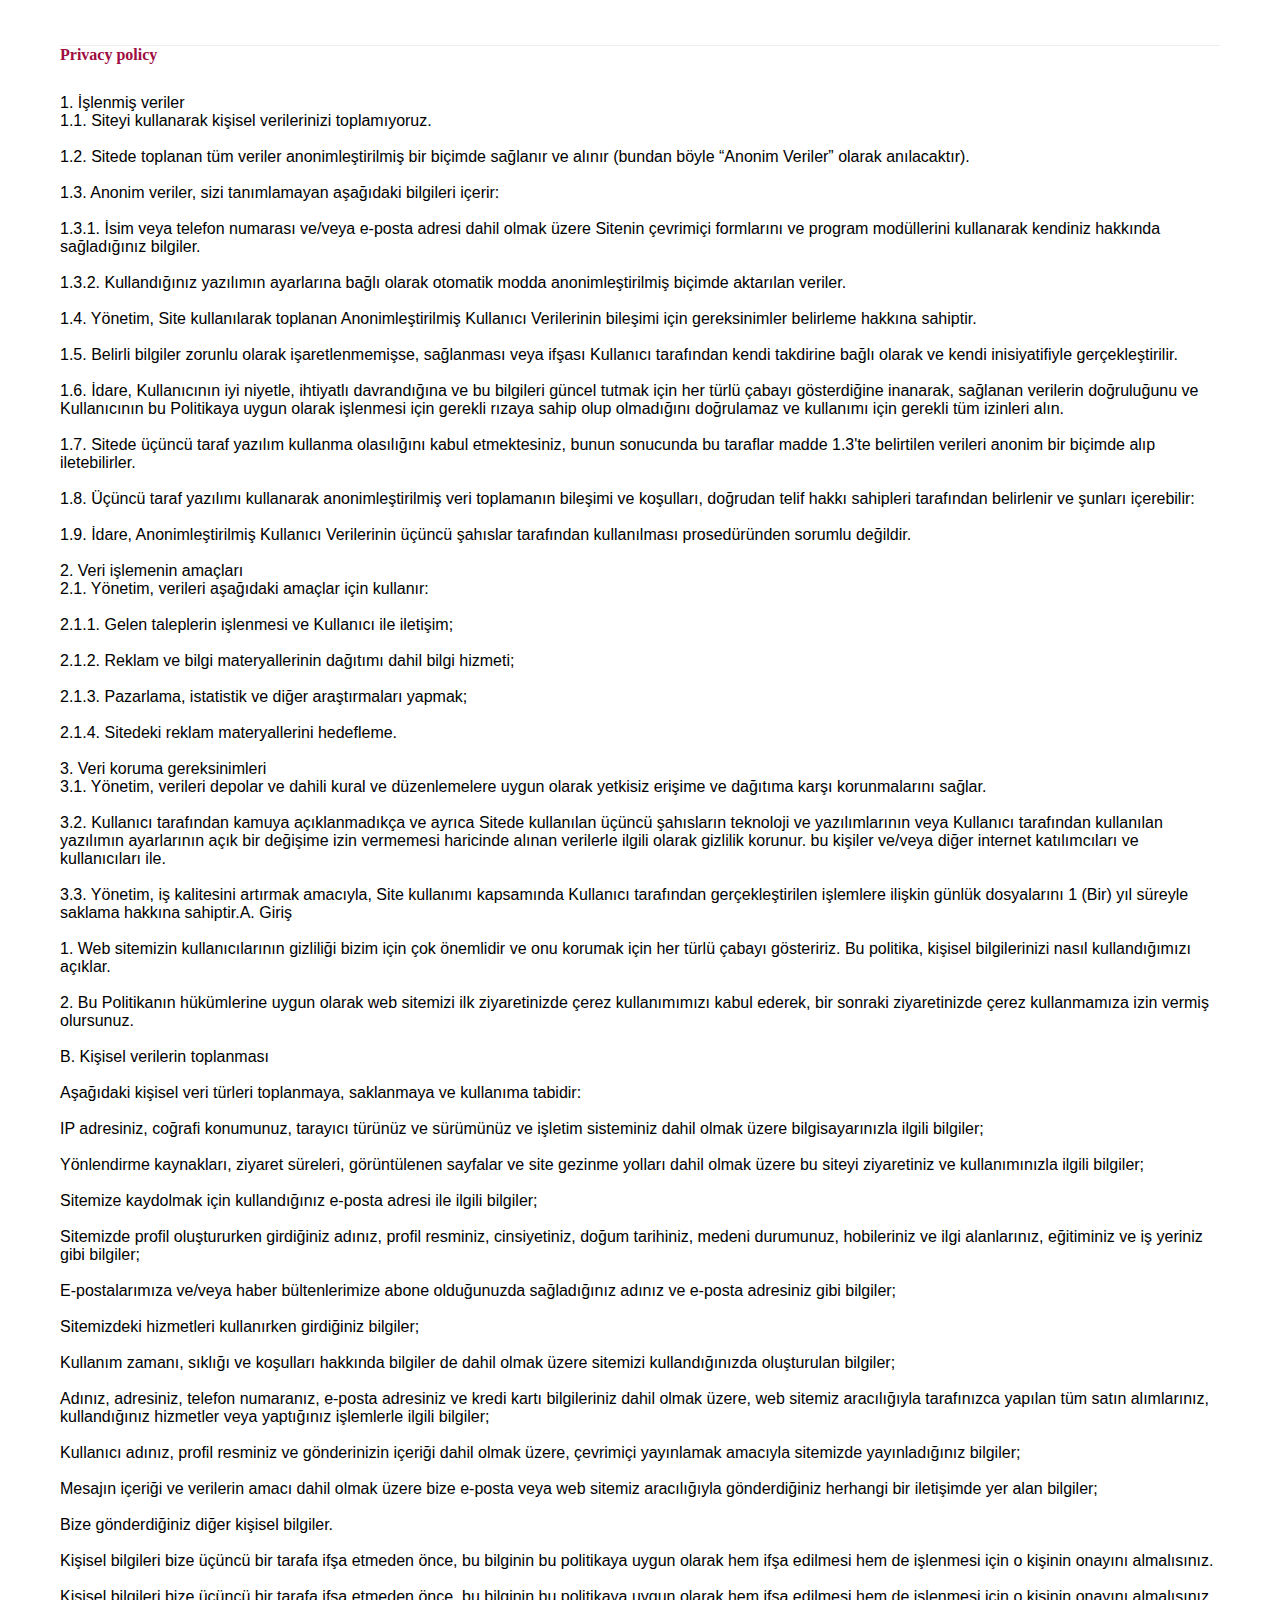
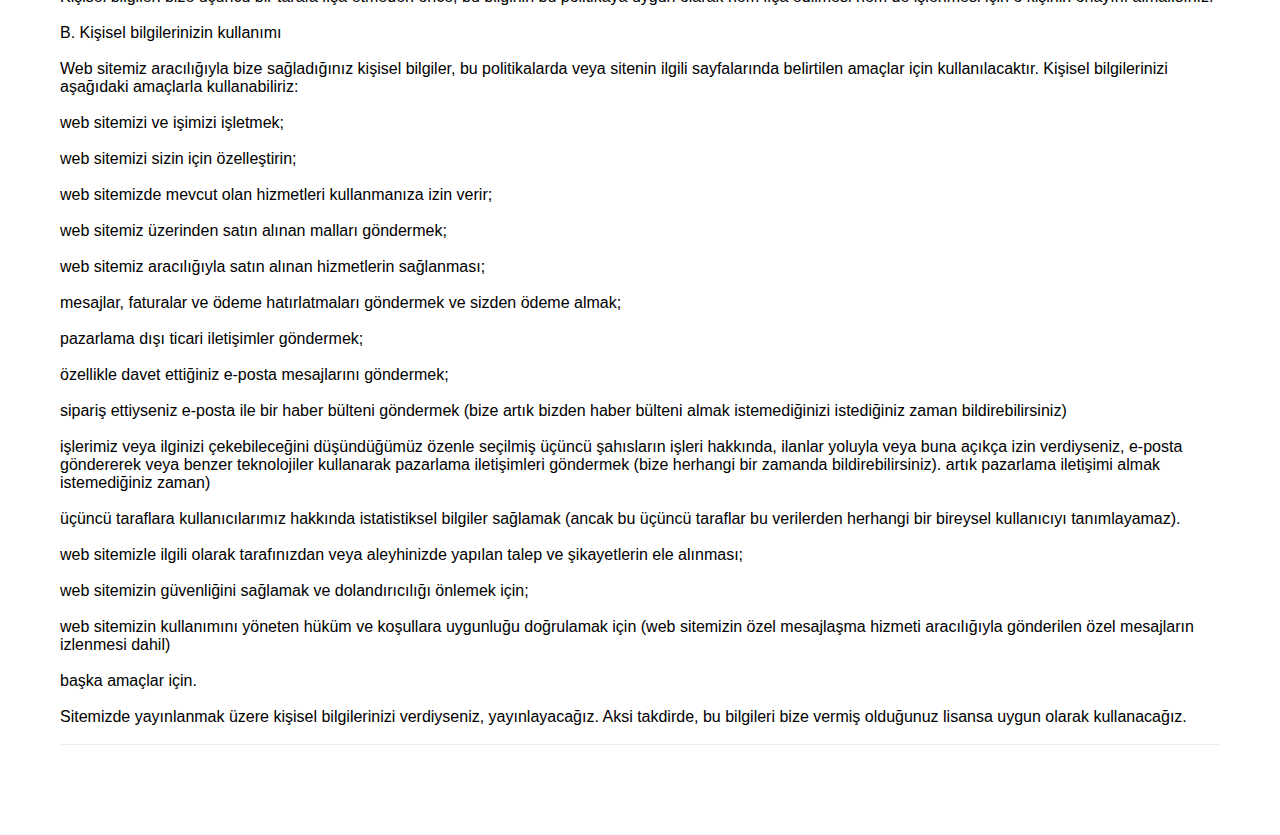
<file: policy.html>
<!DOCTYPE html>
<html>
<head>
    <meta charset="utf-8"/>
    <meta http-equiv="Content-Type" content="text/html; charset=utf-8"/>
    <meta name="viewport" content="width=device-width, initial-scale=1.0"/> <!--metatextblock--> <title>Oyun Evreni</title>
    <meta name="description"
          content="Oyun Evreni – masa oyunlarının sınırsız dünyasını keşfetmek isteyenler için eşsiz bir platform."/>
    <meta property="og:url" content="page59145209.html"/>
    <meta property="og:title" content="Oyun Evreni"/>
    <meta property="og:description"
          content="Oyun Evreni – masa oyunlarının sınırsız dünyasını keşfetmek isteyenler için eşsiz bir platform."/>
    <meta property="og:type" content="website"/>
    <meta property="og:image"
          content="images/tild3139-6461-4163-a435-333235393430__-__resize__504x__leonardo_phoenix_a_m.jpg"/>
    <link rel="canonical" href="index.html"> <!--/metatextblock-->
    <meta name="format-detection" content="telephone=no"/>
    <meta http-equiv="x-dns-prefetch-control" content="on">
    <link rel="apple-touch-icon" sizes="180x180" href="favicon/apple-touch-icon.png">
    <link rel="icon" type="image/png" sizes="32x32" href="favicon/favicon-32x32.png">
    <link rel="manifest" href="favicon/site.webmanifest"> <!-- Assets -->
    <script src="https://neo.tildacdn.com/js/tilda-fallback-1.0.min.js" async charset="utf-8"></script>
    <link rel="stylesheet" href="css/tilda-grid-3.0.min.css" type="text/css" media="all" onerror="this.loaderr='y';"/>
    <link rel="stylesheet" href="css/tilda-blocks-page59145209.min.css?t=1733130353" type="text/css" media="all"
          onerror="this.loaderr='y';"/>
    <link rel="stylesheet" href="css/fonts-tildasans.css" type="text/css" media="all" onerror="this.loaderr='y';"/>
    <script nomodule src="js/tilda-polyfill-1.0.min.js" charset="utf-8"></script>
    <script type="text/javascript">function t_onReady(func) {
        if (document.readyState != 'loading') {
            func();
        } else {
            document.addEventListener('DOMContentLoaded', func);
        }
    }

    function t_onFuncLoad(funcName, okFunc, time) {
        if (typeof window[funcName] === 'function') {
            okFunc();
        } else {
            setTimeout(function () {
                t_onFuncLoad(funcName, okFunc, time);
            }, (time || 100));
        }
    }

    function t_throttle(fn, threshhold, scope) {
        return function () {
            fn.apply(scope || this, arguments);
        };
    }</script>
    <script src="js/tilda-scripts-3.0.min.js" charset="utf-8" defer onerror="this.loaderr='y';"></script>
    <script src="js/tilda-blocks-page59145209.min.js?t=1733130353" charset="utf-8" async
            onerror="this.loaderr='y';"></script>
    <script src="js/lazyload-1.3.min.export.js" charset="utf-8" async onerror="this.loaderr='y';"></script>
    <script src="js/tilda-menu-1.0.min.js" charset="utf-8" async onerror="this.loaderr='y';"></script>
    <script src="js/tilda-skiplink-1.0.min.js" charset="utf-8" async onerror="this.loaderr='y';"></script>
    <script src="js/tilda-events-1.0.min.js" charset="utf-8" async onerror="this.loaderr='y';"></script>
    <script type="text/javascript">window.dataLayer = window.dataLayer || [];</script>
    <script type="text/javascript">(function () {
        if ((/bot|google|yandex|baidu|bing|msn|duckduckbot|teoma|slurp|crawler|spider|robot|crawling|facebook/i.test(navigator.userAgent)) === false && typeof (sessionStorage) != 'undefined' && sessionStorage.getItem('visited') !== 'y' && document.visibilityState) {
            var style = document.createElement('style');
            style.type = 'text/css';
            style.innerHTML = '@media screen and (min-width: 980px) {.t-records {opacity: 0;}.t-records_animated {-webkit-transition: opacity ease-in-out .2s;-moz-transition: opacity ease-in-out .2s;-o-transition: opacity ease-in-out .2s;transition: opacity ease-in-out .2s;}.t-records.t-records_visible {opacity: 1;}}';
            document.getElementsByTagName('head')[0].appendChild(style);

            function t_setvisRecs() {
                var alr = document.querySelectorAll('.t-records');
                Array.prototype.forEach.call(alr, function (el) {
                    el.classList.add("t-records_animated");
                });
                setTimeout(function () {
                    Array.prototype.forEach.call(alr, function (el) {
                        el.classList.add("t-records_visible");
                    });
                    sessionStorage.setItem("visited", "y");
                }, 400);
            }

            document.addEventListener('DOMContentLoaded', t_setvisRecs);
        }
    })();</script>
</head>
<body class="t-body" style="margin:0;"> <!--allrecords-->
<div id="allrecords" data-tilda-export="yes" class="t-records" data-hook="blocks-collection-content-node"
     data-tilda-project-id="10581919" data-tilda-page-id="54797911"
     data-tilda-formskey="9717782c923daea6bb947eae10581919" data-tilda-cookie="no" data-tilda-lazy="yes"
     data-tilda-project-lang="EN" data-tilda-root-zone="one">
    <div id="rec797620690" class="r t-rec t-rec_pt_45 t-rec_pb_90" style="padding-top:45px;padding-bottom:90px; "
         data-animationappear="off" data-record-type="585"><!-- T585 -->
        <div class="t585">
            <div class="t-container">
                <div class="t-col t-col_12 ">
                    <div class="t585__accordion" data-accordion="false" data-scroll-to-expanded="false">
                        <div class="t585__wrapper">
                            <div class="t585__header t585__opened" style="border-top: 1px solid #eee;margin-bottom: 30px;">
                                <span class="t585__title t-name t-name_xl" field="li_title__4303175426422"><strong
                                        style="color: rgb(158, 13, 65);">Privacy policy</strong></span><span
                                    class="t585__circle" style="background-color: #eee;"></span></span>
                            </div>
                            <div class="t585__content"
                                 id="accordion1_797620690"
                                 style="display:block">
                                <div class="t585__textwrapper">
                                    <div class="t585__text t-descr t-descr_xs" field="li_descr__4303175426422">1.
                                        İşlenmiş veriler<br/>1.1. Siteyi kullanarak kişisel verilerinizi
                                        toplamıyoruz.<br/><br/>1.2. Sitede toplanan tüm veriler anonimleştirilmiş bir
                                        biçimde sağlanır ve alınır (bundan böyle “Anonim Veriler” olarak
                                        anılacaktır).<br/><br/>1.3. Anonim veriler, sizi tanımlamayan aşağıdaki
                                        bilgileri içerir:<br/><br/>1.3.1. İsim veya telefon numarası ve/veya e-posta
                                        adresi dahil olmak üzere Sitenin çevrimiçi formlarını ve program modüllerini
                                        kullanarak kendiniz hakkında sağladığınız bilgiler.<br/><br/>1.3.2.
                                        Kullandığınız yazılımın ayarlarına bağlı olarak otomatik modda anonimleştirilmiş
                                        biçimde aktarılan veriler.<br/><br/>1.4. Yönetim, Site kullanılarak toplanan
                                        Anonimleştirilmiş Kullanıcı Verilerinin bileşimi için gereksinimler belirleme
                                        hakkına sahiptir.<br/><br/>1.5. Belirli bilgiler zorunlu olarak
                                        işaretlenmemişse, sağlanması veya ifşası Kullanıcı tarafından kendi takdirine
                                        bağlı olarak ve kendi inisiyatifiyle gerçekleştirilir.<br/><br/>1.6. İdare,
                                        Kullanıcının iyi niyetle, ihtiyatlı davrandığına ve bu bilgileri güncel tutmak
                                        için her türlü çabayı gösterdiğine inanarak, sağlanan verilerin doğruluğunu ve
                                        Kullanıcının bu Politikaya uygun olarak işlenmesi için gerekli rızaya sahip olup
                                        olmadığını doğrulamaz ve kullanımı için gerekli tüm izinleri alın.<br/><br/>1.7.
                                        Sitede üçüncü taraf yazılım kullanma olasılığını kabul etmektesiniz, bunun
                                        sonucunda bu taraflar madde 1.3'te belirtilen verileri anonim bir biçimde alıp
                                        iletebilirler.<br/><br/>1.8. Üçüncü taraf yazılımı kullanarak anonimleştirilmiş
                                        veri toplamanın bileşimi ve koşulları, doğrudan telif hakkı sahipleri tarafından
                                        belirlenir ve şunları içerebilir:<br/><br/>1.9. İdare, Anonimleştirilmiş
                                        Kullanıcı Verilerinin üçüncü şahıslar tarafından kullanılması prosedüründen
                                        sorumlu değildir.<br/><br/>2. Veri işlemenin amaçları<br/>2.1. Yönetim, verileri
                                        aşağıdaki amaçlar için kullanır:<br/><br/>2.1.1. Gelen taleplerin işlenmesi ve
                                        Kullanıcı ile iletişim;<br/><br/>2.1.2. Reklam ve bilgi materyallerinin dağıtımı
                                        dahil bilgi hizmeti;<br/><br/>2.1.3. Pazarlama, istatistik ve diğer
                                        araştırmaları yapmak;<br/><br/>2.1.4. Sitedeki reklam materyallerini
                                        hedefleme.<br/><br/>3. Veri koruma gereksinimleri<br/>3.1. Yönetim, verileri
                                        depolar ve dahili kural ve düzenlemelere uygun olarak yetkisiz erişime ve
                                        dağıtıma karşı korunmalarını sağlar.<br/><br/>3.2. Kullanıcı tarafından kamuya
                                        açıklanmadıkça ve ayrıca Sitede kullanılan üçüncü şahısların teknoloji ve
                                        yazılımlarının veya Kullanıcı tarafından kullanılan yazılımın ayarlarının açık
                                        bir değişime izin vermemesi haricinde alınan verilerle ilgili olarak gizlilik
                                        korunur. bu kişiler ve/veya diğer internet katılımcıları ve kullanıcıları
                                        ile.<br/><br/>3.3. Yönetim, iş kalitesini artırmak amacıyla, Site kullanımı
                                        kapsamında Kullanıcı tarafından gerçekleştirilen işlemlere ilişkin günlük
                                        dosyalarını 1 (Bir) yıl süreyle saklama hakkına sahiptir.A. Giriş<br/><br/>1.
                                        Web sitemizin kullanıcılarının gizliliği bizim için çok önemlidir ve onu korumak
                                        için her türlü çabayı gösteririz. Bu politika, kişisel bilgilerinizi nasıl
                                        kullandığımızı açıklar.<br/><br/>2. Bu Politikanın hükümlerine uygun olarak web
                                        sitemizi ilk ziyaretinizde çerez kullanımımızı kabul ederek, bir sonraki
                                        ziyaretinizde çerez kullanmamıza izin vermiş olursunuz.<br/><br/>B. Kişisel
                                        verilerin toplanması<br/><br/>Aşağıdaki kişisel veri türleri toplanmaya,
                                        saklanmaya ve kullanıma tabidir:<br/><br/>IP adresiniz, coğrafi konumunuz,
                                        tarayıcı türünüz ve sürümünüz ve işletim sisteminiz dahil olmak üzere
                                        bilgisayarınızla ilgili bilgiler;<br/><br/>Yönlendirme kaynakları, ziyaret
                                        süreleri, görüntülenen sayfalar ve site gezinme yolları dahil olmak üzere bu
                                        siteyi ziyaretiniz ve kullanımınızla ilgili bilgiler;<br/><br/>Sitemize
                                        kaydolmak için kullandığınız e-posta adresi ile ilgili bilgiler;<br/><br/>Sitemizde
                                        profil oluştururken girdiğiniz adınız, profil resminiz, cinsiyetiniz, doğum
                                        tarihiniz, medeni durumunuz, hobileriniz ve ilgi alanlarınız, eğitiminiz ve iş
                                        yeriniz gibi bilgiler;<br/><br/>E-postalarımıza ve/veya haber bültenlerimize
                                        abone olduğunuzda sağladığınız adınız ve e-posta adresiniz gibi
                                        bilgiler;<br/><br/>Sitemizdeki hizmetleri kullanırken girdiğiniz
                                        bilgiler;<br/><br/>Kullanım zamanı, sıklığı ve koşulları hakkında bilgiler de
                                        dahil olmak üzere sitemizi kullandığınızda oluşturulan bilgiler;<br/><br/>Adınız,
                                        adresiniz, telefon numaranız, e-posta adresiniz ve kredi kartı bilgileriniz
                                        dahil olmak üzere, web sitemiz aracılığıyla tarafınızca yapılan tüm satın
                                        alımlarınız, kullandığınız hizmetler veya yaptığınız işlemlerle ilgili bilgiler;<br/><br/>Kullanıcı
                                        adınız, profil resminiz ve gönderinizin içeriği dahil olmak üzere, çevrimiçi
                                        yayınlamak amacıyla sitemizde yayınladığınız bilgiler;<br/><br/>Mesajın içeriği
                                        ve verilerin amacı dahil olmak üzere bize e-posta veya web sitemiz aracılığıyla
                                        gönderdiğiniz herhangi bir iletişimde yer alan bilgiler;<br/><br/>Bize
                                        gönderdiğiniz diğer kişisel bilgiler.<br/><br/>Kişisel bilgileri bize üçüncü bir
                                        tarafa ifşa etmeden önce, bu bilginin bu politikaya uygun olarak hem ifşa
                                        edilmesi hem de işlenmesi için o kişinin onayını almalısınız.<br/><br/>Kişisel
                                        bilgileri bize üçüncü bir tarafa ifşa etmeden önce, bu bilginin bu politikaya
                                        uygun olarak hem ifşa edilmesi hem de işlenmesi için o kişinin onayını
                                        almalısınız.<br/><br/>B. Kişisel bilgilerinizin kullanımı<br/><br/>Web sitemiz
                                        aracılığıyla bize sağladığınız kişisel bilgiler, bu politikalarda veya sitenin
                                        ilgili sayfalarında belirtilen amaçlar için kullanılacaktır. Kişisel
                                        bilgilerinizi aşağıdaki amaçlarla kullanabiliriz:<br/><br/>web sitemizi ve
                                        işimizi işletmek;<br/><br/>web sitemizi sizin için özelleştirin;<br/><br/>web
                                        sitemizde mevcut olan hizmetleri kullanmanıza izin verir;<br/><br/>web sitemiz
                                        üzerinden satın alınan malları göndermek;<br/><br/>web sitemiz aracılığıyla
                                        satın alınan hizmetlerin sağlanması;<br/><br/>mesajlar, faturalar ve ödeme
                                        hatırlatmaları göndermek ve sizden ödeme almak;<br/><br/>pazarlama dışı ticari
                                        iletişimler göndermek;<br/><br/>özellikle davet ettiğiniz e-posta mesajlarını
                                        göndermek;<br/><br/>sipariş ettiyseniz e-posta ile bir haber bülteni göndermek
                                        (bize artık bizden haber bülteni almak istemediğinizi istediğiniz zaman
                                        bildirebilirsiniz)<br/><br/>işlerimiz veya ilginizi çekebileceğini düşündüğümüz
                                        özenle seçilmiş üçüncü şahısların işleri hakkında, ilanlar yoluyla veya buna
                                        açıkça izin verdiyseniz, e-posta göndererek veya benzer teknolojiler kullanarak
                                        pazarlama iletişimleri göndermek (bize herhangi bir zamanda bildirebilirsiniz).
                                        artık pazarlama iletişimi almak istemediğiniz zaman)<br/><br/>üçüncü taraflara
                                        kullanıcılarımız hakkında istatistiksel bilgiler sağlamak (ancak bu üçüncü
                                        taraflar bu verilerden herhangi bir bireysel kullanıcıyı
                                        tanımlayamaz).<br/><br/>web sitemizle ilgili olarak tarafınızdan veya
                                        aleyhinizde yapılan talep ve şikayetlerin ele alınması;<br/><br/>web sitemizin
                                        güvenliğini sağlamak ve dolandırıcılığı önlemek için;<br/><br/>web sitemizin
                                        kullanımını yöneten hüküm ve koşullara uygunluğu doğrulamak için (web sitemizin
                                        özel mesajlaşma hizmeti aracılığıyla gönderilen özel mesajların izlenmesi dahil)<br/><br/>başka
                                        amaçlar için.<br/><br/>Sitemizde yayınlanmak üzere kişisel bilgilerinizi
                                        verdiyseniz, yayınlayacağız. Aksi takdirde, bu bilgileri bize vermiş olduğunuz
                                        lisansa uygun olarak kullanacağız.<br/><br/></div>
                                </div>
                            </div>
                        </div>
                    </div>
                    <div class="t585__border" style="height: 1px; background-color: #eee;"></div>
                </div>
            </div>
        </div>
        <script>t_onReady(function () {
            t_onFuncLoad('t585_init', function () {
                t585_init('797620690');
            });
        });</script>
    </div>
</div>
<script type="text/javascript">
window.tildastatcookie = 'no';
setTimeout(function () {
    (function (d, w, k, o, g) {
        var n = d.getElementsByTagName(o)[0], s = d.createElement(o), f = function () {
            n.parentNode.insertBefore(s, n);
        };
        s.type = "text/javascript";
        s.async = true;
        s.key = k;
        s.id = "tildastatscript";
        s.src = g;
        if (w.opera == "[object Opera]") {
            d.addEventListener("DOMContentLoaded", f, false);
        } else {
            f();
        }
    })(document, window, 'b21c9813a8a53cde931e9dfa61f56bbd', 'script', 'js/tilda-stat-1.0.min.js');
}, 2000);</script>
</body>
<script type="application/ld+json">
    {
        "@context": "https://schema.org",
        "@type": "Organization",
        "name": "Oyun Evreni",
        "url": "",
        "logo": "/favicon/favicon.ico"
    }
</script>
<script type="application/ld+json">
    {
        "@context": "https://schema.org",
        "@type": "WPHeader",
        "headline": "Oyun Evreni",
        "description": "Oyun Evreni – masa oyunlarının sınırsız dünyasını keşfetmek isteyenler için eşsiz bir platform.",
        "publisher": {
            "@type": "Organization",
            "name": "Oyun Evreni",
            "logo": {
                "@type": "ImageObject",
                "url": "/favicon/favicon.ico"
            }
        }
    }
</script>
<script type="application/ld+json">
    {
        "@context": "https://schema.org",
        "@type": "WebPage",
        "name": "Oyun Evreni",
        "description": "Oyun Evreni – masa oyunlarının sınırsız dünyasını keşfetmek isteyenler için eşsiz bir platform.",
        "publisher": {
            "@type": "Organization",
            "name": "Oyun Evreni"
        },
        "license": "A license document that applies to this content, typically indicated by URL"
    }
</script>
<script type="application/ld+json">
    {
        "@context": "https://schema.org",
        "@type": "SiteNavigationElement",
        "name": "Main Navigation",
        "url": "",
        "hasPart": [
            {
                "@type": "WebPage",
                "name": "Home",
                "url": ""
            },
            {
                "@type": "WebPage",
                "name": "Policy",
                "url": "/policy.html"
            },
            {
                "@type": "WebPage",
                "name": "Terms of Conditions",
                "url": "/terms.html"
            }
        ]
    }
</script>
</html>
</file>
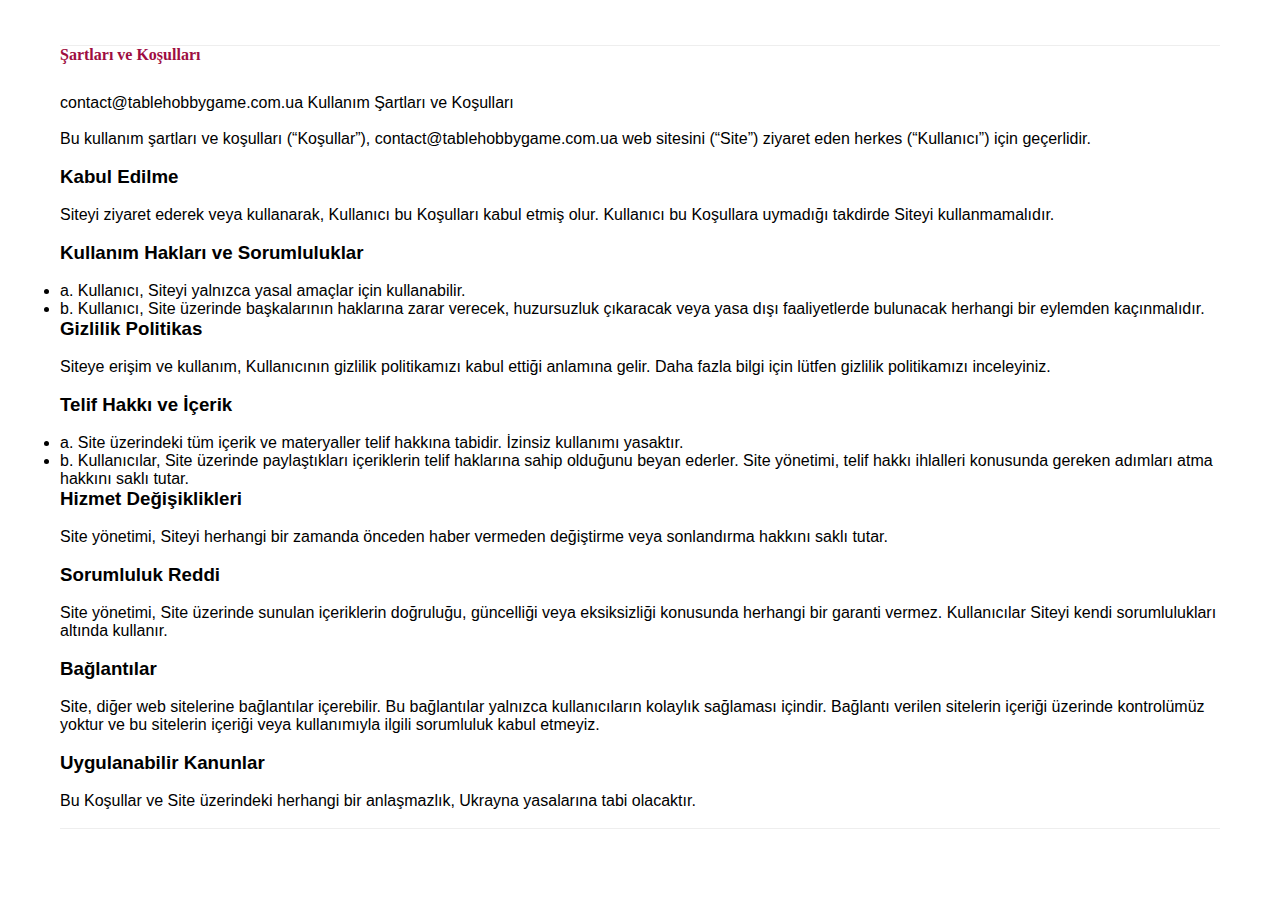
<file: terms.html>
<!DOCTYPE html>
<html>
<head>
    <meta charset="utf-8"/>
    <meta http-equiv="Content-Type" content="text/html; charset=utf-8"/>
    <meta name="viewport" content="width=device-width, initial-scale=1.0"/> <!--metatextblock--> <title>Oyun Evreni</title>
    <meta name="description"
          content="Oyun Evreni – masa oyunlarının sınırsız dünyasını keşfetmek isteyenler için eşsiz bir platform."/>
    <meta property="og:url" content="page59145209.html"/>
    <meta property="og:title" content="Oyun Evreni"/>
    <meta property="og:description"
          content="Oyun Evreni – masa oyunlarının sınırsız dünyasını keşfetmek isteyenler için eşsiz bir platform."/>
    <meta property="og:type" content="website"/>
    <meta property="og:image"
          content="images/tild3139-6461-4163-a435-333235393430__-__resize__504x__leonardo_phoenix_a_m.jpg"/>
    <link rel="canonical" href="index.html"> <!--/metatextblock-->
    <meta name="format-detection" content="telephone=no"/>
    <meta http-equiv="x-dns-prefetch-control" content="on">
    <link rel="apple-touch-icon" sizes="180x180" href="favicon/apple-touch-icon.png">
    <link rel="icon" type="image/png" sizes="32x32" href="favicon/favicon-32x32.png">
    <link rel="manifest" href="favicon/site.webmanifest"> <!-- Assets -->
    <script src="https://neo.tildacdn.com/js/tilda-fallback-1.0.min.js" async charset="utf-8"></script>
    <link rel="stylesheet" href="css/tilda-grid-3.0.min.css" type="text/css" media="all" onerror="this.loaderr='y';"/>
    <link rel="stylesheet" href="css/tilda-blocks-page59145209.min.css?t=1733130353" type="text/css" media="all"
          onerror="this.loaderr='y';"/>
    <link rel="stylesheet" href="css/fonts-tildasans.css" type="text/css" media="all" onerror="this.loaderr='y';"/>
    <script nomodule src="js/tilda-polyfill-1.0.min.js" charset="utf-8"></script>
    <script type="text/javascript">function t_onReady(func) {
        if (document.readyState != 'loading') {
            func();
        } else {
            document.addEventListener('DOMContentLoaded', func);
        }
    }

    function t_onFuncLoad(funcName, okFunc, time) {
        if (typeof window[funcName] === 'function') {
            okFunc();
        } else {
            setTimeout(function () {
                t_onFuncLoad(funcName, okFunc, time);
            }, (time || 100));
        }
    }

    function t_throttle(fn, threshhold, scope) {
        return function () {
            fn.apply(scope || this, arguments);
        };
    }</script>
    <script src="js/tilda-scripts-3.0.min.js" charset="utf-8" defer onerror="this.loaderr='y';"></script>
    <script src="js/tilda-blocks-page59145209.min.js?t=1733130353" charset="utf-8" async
            onerror="this.loaderr='y';"></script>
    <script src="js/lazyload-1.3.min.export.js" charset="utf-8" async onerror="this.loaderr='y';"></script>
    <script src="js/tilda-menu-1.0.min.js" charset="utf-8" async onerror="this.loaderr='y';"></script>
    <script src="js/tilda-skiplink-1.0.min.js" charset="utf-8" async onerror="this.loaderr='y';"></script>
    <script src="js/tilda-events-1.0.min.js" charset="utf-8" async onerror="this.loaderr='y';"></script>
    <script type="text/javascript">window.dataLayer = window.dataLayer || [];</script>
    <script type="text/javascript">(function () {
        if ((/bot|google|yandex|baidu|bing|msn|duckduckbot|teoma|slurp|crawler|spider|robot|crawling|facebook/i.test(navigator.userAgent)) === false && typeof (sessionStorage) != 'undefined' && sessionStorage.getItem('visited') !== 'y' && document.visibilityState) {
            var style = document.createElement('style');
            style.type = 'text/css';
            style.innerHTML = '@media screen and (min-width: 980px) {.t-records {opacity: 0;}.t-records_animated {-webkit-transition: opacity ease-in-out .2s;-moz-transition: opacity ease-in-out .2s;-o-transition: opacity ease-in-out .2s;transition: opacity ease-in-out .2s;}.t-records.t-records_visible {opacity: 1;}}';
            document.getElementsByTagName('head')[0].appendChild(style);

            function t_setvisRecs() {
                var alr = document.querySelectorAll('.t-records');
                Array.prototype.forEach.call(alr, function (el) {
                    el.classList.add("t-records_animated");
                });
                setTimeout(function () {
                    Array.prototype.forEach.call(alr, function (el) {
                        el.classList.add("t-records_visible");
                    });
                    sessionStorage.setItem("visited", "y");
                }, 400);
            }

            document.addEventListener('DOMContentLoaded', t_setvisRecs);
        }
    })();</script>
</head>
<body class="t-body" style="margin:0;"> <!--allrecords-->
<div id="allrecords" data-tilda-export="yes" class="t-records" data-hook="blocks-collection-content-node"
     data-tilda-project-id="10581919" data-tilda-page-id="54797911"
     data-tilda-formskey="9717782c923daea6bb947eae10581919" data-tilda-cookie="no" data-tilda-lazy="yes"
     data-tilda-project-lang="EN" data-tilda-root-zone="one">
    <div id="rec797620690" class="r t-rec t-rec_pt_45 t-rec_pb_90" style="padding-top:45px;padding-bottom:90px; "
         data-animationappear="off" data-record-type="585"><!-- T585 -->
        <div class="t585">
            <div class="t-container">
                <div class="t-col t-col_12 ">
                    <div class="t585__accordion" data-accordion="false" data-scroll-to-expanded="false">
                        <div class="t585__wrapper">
                            <div class="t585__header t585__opened" style="border-top: 1px solid #eee;margin-bottom: 30px;">
                                <span class="t585__title t-name t-name_xl" field="li_title__4303175426422"><strong
                                        style="color: rgb(158, 13, 65);">Şartları ve Koşulları</strong></span><span
                                    class="t585__circle" style="background-color: #eee;"></span></span>
                            </div>
                            <div class="t585__content"
                                 id="accordion1_797620690"
                                 style="display:block">
                                <div class="t585__textwrapper">
                                    <div class="t585__text t-descr t-descr_xs" field="li_descr__4303175426422">
                                        <p>contact@tablehobbygame.com.ua Kullanım Şartları ve Koşulları</p><br/>
                                        <p>Bu kullanım şartları ve koşulları (“Koşullar”), contact@tablehobbygame.com.ua web sitesini (“Site”) ziyaret eden herkes (“Kullanıcı”) için geçerlidir.</p><br/>
                                        <h3>Kabul Edilme</h3><br/>
                                        <p>Siteyi ziyaret ederek veya kullanarak, Kullanıcı bu Koşulları kabul etmiş olur. Kullanıcı bu Koşullara uymadığı takdirde Siteyi kullanmamalıdır.</p><br/>
                                        <h3>Kullanım Hakları ve Sorumluluklar</h3><br/>
                                        <li>a. Kullanıcı, Siteyi yalnızca yasal amaçlar için kullanabilir.</li>
                                        <li>b. Kullanıcı, Site üzerinde başkalarının haklarına zarar verecek, huzursuzluk çıkaracak veya yasa dışı faaliyetlerde bulunacak herhangi bir eylemden kaçınmalıdır.</li>
                                        <h3>Gizlilik Politikas</h3><br/>
                                        <p>Siteye erişim ve kullanım, Kullanıcının gizlilik politikamızı kabul ettiği anlamına gelir. Daha fazla bilgi için lütfen gizlilik politikamızı inceleyiniz.</p><br/>
                                        <h3>Telif Hakkı ve İçerik</h3><br/>
                                        <li>a. Site üzerindeki tüm içerik ve materyaller telif hakkına tabidir. İzinsiz kullanımı yasaktır.</li>
                                        <li>b. Kullanıcılar, Site üzerinde paylaştıkları içeriklerin telif haklarına sahip olduğunu beyan ederler. Site yönetimi, telif hakkı ihlalleri konusunda gereken adımları atma hakkını saklı tutar.</li>
                                        <h3>Hizmet Değişiklikleri</h3><br/>
                                        <p>Site yönetimi, Siteyi herhangi bir zamanda önceden haber vermeden değiştirme veya sonlandırma hakkını saklı tutar.</p><br/>
                                        <h3>Sorumluluk Reddi</h3><br/>
                                        <p>Site yönetimi, Site üzerinde sunulan içeriklerin doğruluğu, güncelliği veya eksiksizliği konusunda herhangi bir garanti vermez. Kullanıcılar Siteyi kendi sorumlulukları altında kullanır.</p><br/>
                                        <h3>Bağlantılar</h3><br/>
                                        <p>Site, diğer web sitelerine bağlantılar içerebilir. Bu bağlantılar yalnızca kullanıcıların kolaylık sağlaması içindir. Bağlantı verilen sitelerin içeriği üzerinde kontrolümüz yoktur ve bu sitelerin içeriği veya kullanımıyla ilgili sorumluluk kabul etmeyiz.</p><br/>
                                        <h3>Uygulanabilir Kanunlar</h3><br/>
                                        <p>Bu Koşullar ve Site üzerindeki herhangi bir anlaşmazlık, Ukrayna yasalarına tabi olacaktır.</p><br/>
                                    </div>
                                </div>
                            </div>
                        </div>
                    </div>
                    <div class="t585__border" style="height: 1px; background-color: #eee;"></div>
                </div>
            </div>
        </div>
        <script>t_onReady(function () {
            t_onFuncLoad('t585_init', function () {
                t585_init('797620690');
            });
        });</script>
    </div>
</div>
<script type="text/javascript">
window.tildastatcookie = 'no';
setTimeout(function () {
    (function (d, w, k, o, g) {
        var n = d.getElementsByTagName(o)[0], s = d.createElement(o), f = function () {
            n.parentNode.insertBefore(s, n);
        };
        s.type = "text/javascript";
        s.async = true;
        s.key = k;
        s.id = "tildastatscript";
        s.src = g;
        if (w.opera == "[object Opera]") {
            d.addEventListener("DOMContentLoaded", f, false);
        } else {
            f();
        }
    })(document, window, 'b21c9813a8a53cde931e9dfa61f56bbd', 'script', 'js/tilda-stat-1.0.min.js');
}, 2000);</script>
</body>
<script type="application/ld+json">
    {
        "@context": "https://schema.org",
        "@type": "Organization",
        "name": "Oyun Evreni",
        "url": "",
        "logo": "/favicon/favicon.ico"
    }
</script>
<script type="application/ld+json">
    {
        "@context": "https://schema.org",
        "@type": "WPHeader",
        "headline": "Oyun Evreni",
        "description": "Oyun Evreni – masa oyunlarının sınırsız dünyasını keşfetmek isteyenler için eşsiz bir platform.",
        "publisher": {
            "@type": "Organization",
            "name": "Oyun Evreni",
            "logo": {
                "@type": "ImageObject",
                "url": "/favicon/favicon.ico"
            }
        }
    }
</script>
<script type="application/ld+json">
    {
        "@context": "https://schema.org",
        "@type": "WebPage",
        "name": "Oyun Evreni",
        "description": "Oyun Evreni – masa oyunlarının sınırsız dünyasını keşfetmek isteyenler için eşsiz bir platform.",
        "publisher": {
            "@type": "Organization",
            "name": "Oyun Evreni"
        },
        "license": "A license document that applies to this content, typically indicated by URL"
    }
</script>
<script type="application/ld+json">
    {
        "@context": "https://schema.org",
        "@type": "SiteNavigationElement",
        "name": "Main Navigation",
        "url": "",
        "hasPart": [
            {
                "@type": "WebPage",
                "name": "Home",
                "url": ""
            },
            {
                "@type": "WebPage",
                "name": "Policy",
                "url": "/policy.html"
            },
            {
                "@type": "WebPage",
                "name": "Terms of Conditions",
                "url": "/terms.html"
            }
        ]
    }
</script>
</html>
</file>
<file: css/fonts-tildasans.css>
@font-face {
  font-family: 'TildaSans';
  font-style: normal;
  font-weight: 250 1000;
  src: url('https://static.tildacdn.com/fonts/tildasans/TildaSans-VF.woff2') format('woff2-variations'),
       url('https://static.tildacdn.com/fonts/tildasans/TildaSans-VF.woff') format('woff-variations');     
}
@font-face {
  font-family: 'TildaSans';
  font-style: normal;
  font-weight: 300;
  src: url('https://static.tildacdn.com/fonts/tildasans/TildaSans-Light.eot');
  src: url('https://static.tildacdn.com/fonts/tildasans/TildaSans-Light.eot?#iefix') format('embedded-opentype'),
       url('https://static.tildacdn.com/fonts/tildasans/TildaSans-VF.woff2') format('woff2-variations'),
       url('https://static.tildacdn.com/fonts/tildasans/TildaSans-VF.woff') format('woff-variations'),
       url('https://static.tildacdn.com/fonts/tildasans/TildaSans-Light.woff2') format('woff2'),
       url('https://static.tildacdn.com/fonts/tildasans/TildaSans-Light.woff') format('woff');
}
@font-face {
  font-family: 'TildaSans';
  font-style: normal;
  font-weight: 400;
  src: url('https://static.tildacdn.com/fonts/tildasans/TildaSans-Regular.eot');
  src: url('https://static.tildacdn.com/fonts/tildasans/TildaSans-Regular.eot?#iefix') format('embedded-opentype'),
       url('https://static.tildacdn.com/fonts/tildasans/TildaSans-VF.woff2') format('woff2-variations'),
       url('https://static.tildacdn.com/fonts/tildasans/TildaSans-VF.woff') format('woff-variations'),  
       url('https://static.tildacdn.com/fonts/tildasans/TildaSans-Regular.woff2') format('woff2'),
       url('https://static.tildacdn.com/fonts/tildasans/TildaSans-Regular.woff') format('woff');
}
@font-face {
  font-family: 'TildaSans';
  font-style: normal;
  font-weight: 500;
  src: url('https://static.tildacdn.com/fonts/tildasans/TildaSans-Medium.eot');
  src: url('https://static.tildacdn.com/fonts/tildasans/TildaSans-Medium.eot?#iefix') format('embedded-opentype'),
       url('https://static.tildacdn.com/fonts/tildasans/TildaSans-VF.woff2') format('woff2-variations'),
       url('https://static.tildacdn.com/fonts/tildasans/TildaSans-VF.woff') format('woff-variations'),  
       url('https://static.tildacdn.com/fonts/tildasans/TildaSans-Medium.woff2') format('woff2'),
       url('https://static.tildacdn.com/fonts/tildasans/TildaSans-Medium.woff') format('woff');
}
@font-face {
  font-family: 'TildaSans';
  font-style: normal;
  font-weight: 600;
  src: url('https://static.tildacdn.com/fonts/tildasans/TildaSans-Semibold.eot');
  src: url('https://static.tildacdn.com/fonts/tildasans/TildaSans-Semibold.eot?#iefix') format('embedded-opentype'),
       url('https://static.tildacdn.com/fonts/tildasans/TildaSans-VF.woff2') format('woff2-variations'),
       url('https://static.tildacdn.com/fonts/tildasans/TildaSans-VF.woff') format('woff-variations'),  
       url('https://static.tildacdn.com/fonts/tildasans/TildaSans-Semibold.woff2') format('woff2'),
       url('https://static.tildacdn.com/fonts/tildasans/TildaSans-Semibold.woff') format('woff');
}
@font-face {
  font-family: 'TildaSans';
  font-style: normal;
  font-weight: 700;
  src: url('https://static.tildacdn.com/fonts/tildasans/TildaSans-Bold.eot');
  src: url('https://static.tildacdn.com/fonts/tildasans/TildaSans-Bold.eot?#iefix') format('embedded-opentype'),
       url('https://static.tildacdn.com/fonts/tildasans/TildaSans-VF.woff2') format('woff2-variations'),
       url('https://static.tildacdn.com/fonts/tildasans/TildaSans-VF.woff') format('woff-variations'),  
       url('https://static.tildacdn.com/fonts/tildasans/TildaSans-Bold.woff2') format('woff2'),
       url('https://static.tildacdn.com/fonts/tildasans/TildaSans-Bold.woff') format('woff');
}
@font-face {
  font-family: 'TildaSans';
  font-style: normal;
  font-weight: 800;
  src: url('https://static.tildacdn.com/fonts/tildasans/TildaSans-Extrabold.eot');
  src: url('https://static.tildacdn.com/fonts/tildasans/TildaSans-Extrabold.eot?#iefix') format('embedded-opentype'),
       url('https://static.tildacdn.com/fonts/tildasans/TildaSans-VF.woff2') format('woff2-variations'),
       url('https://static.tildacdn.com/fonts/tildasans/TildaSans-VF.woff') format('woff-variations'),  
       url('https://static.tildacdn.com/fonts/tildasans/TildaSans-Extrabold.woff2') format('woff2'),
       url('https://static.tildacdn.com/fonts/tildasans/TildaSans-Extrabold.woff') format('woff');
}
@font-face {
  font-family: 'TildaSans';
  font-style: normal;
  font-weight: 900;
  src: url('https://static.tildacdn.com/fonts/tildasans/TildaSans-Black.eot');
  src: url('https://static.tildacdn.com/fonts/tildasans/TildaSans-Black.eot?#iefix') format('embedded-opentype'),
       url('https://static.tildacdn.com/fonts/tildasans/TildaSans-VF.woff2') format('woff2-variations'),
       url('https://static.tildacdn.com/fonts/tildasans/TildaSans-VF.woff') format('woff-variations'),  
       url('https://static.tildacdn.com/fonts/tildasans/TildaSans-Black.woff2') format('woff2'),
       url('https://static.tildacdn.com/fonts/tildasans/TildaSans-Black.woff') format('woff');
}
</file>
<file: css/tilda-grid-3.0.min.css>
*,*:before,*:after{-webkit-box-sizing:content-box;-moz-box-sizing:content-box;box-sizing:content-box}div,span,h1,h2,h3,h4,h5,h6,p,blockquote,pre,a,code,img,b,u,i,center,table,tr,th,td,video{margin:0;padding:0;border:0}sup{line-height:0;font-size:smaller;vertical-align:super}sub{line-height:0;font-size:smaller;vertical-align:sub}.t-clear{clear:both}.t-row{margin:0}.t-container{margin-left:auto;margin-right:auto;width:100%;max-width:1200px;padding:0}.t-container.flexx{display:-webkit-box;display:-moz-box;display:-ms-flexbox;display:-webkit-flex;display:flex}.t-container_flex{display:-webkit-box;display:-moz-box;display:-ms-flexbox;display:-webkit-flex;display:flex}.t-container_100{width:100%;padding:0}.t-container_10{margin-left:auto;margin-right:auto;width:100%;max-width:1000px;padding:0}.t-container_8{margin-left:auto;margin-right:auto;width:100%;max-width:800px;padding:0}.t-container:before,.t-container:after,.t-container_10:before,.t-container_10:after,.t-container_8:before,.t-container_8:after,.t-container_100:before,.t-container_100:after{display:table;content:" ";width:0}.t-container:after,.t-container_10:after,.t-container_8:after,.t-container_100:after{clear:both}.t-col{display:inline;float:left;margin-left:20px;margin-right:20px;width:100%}.t-col.flexx{align-items:stretch;height:inherit;margin-top:auto;margin-bottom:auto}.t-col_flex{align-items:stretch;height:inherit;margin-top:auto;margin-bottom:auto}.t-col_1{max-width:60px}.t-col_2{max-width:160px}.t-col_3{max-width:260px}.t-col_4{max-width:360px}.t-col_5{max-width:460px}.t-col_6{max-width:560px}.t-col_7{max-width:660px}.t-col_8{max-width:760px}.t-col_9{max-width:860px}.t-col_10{max-width:960px}.t-col_11{max-width:1060px}.t-col_12{max-width:1160px}.t-col_100{max-width:100vw}.t-prefix_1{padding-left:100px}.t-prefix_2{padding-left:200px}.t-prefix_3{padding-left:300px}.t-prefix_4{padding-left:400px}.t-prefix_5{padding-left:500px}.t-prefix_6{padding-left:600px}.t-prefix_7{padding-left:700px}.t-prefix_8{padding-left:800px}.t-prefix_9{padding-left:900px}.t-prefix_10{padding-left:1000px}.t-prefix_11{padding-left:1100px}.t-prefix_12{padding-left:1200px}.t-width{width:100%}.t-width_1{max-width:60px}.t-width_2{max-width:160px}.t-width_3{max-width:260px}.t-width_4{max-width:360px}.t-width_5{max-width:460px}.t-width_6{max-width:560px}.t-width_7{max-width:660px}.t-width_8{max-width:760px}.t-width_9{max-width:860px}.t-width_10{max-width:960px}.t-width_11{max-width:1060px}.t-width_12{max-width:1160px}.t-width_100{max-width:100%}.t-cell{display:table-cell;vertical-align:middle;height:100%;margin-left:0;margin-right:0}.t-cell_25{width:25vw}.t-cell_33{width:33.3333333vw}.t-cell_50{width:50vw}.t-cell_100{width:100vw}@media screen and (max-width:1200px){.t-container{max-width:960px;padding:0}.t-container_10{max-width:780px}.t-container_8{max-width:640px}.t-col{display:inline;float:left;margin-left:10px;margin-right:10px;width:100%}.t-col_1{max-width:60px}.t-col_2{max-width:140px}.t-col_3{max-width:220px}.t-col_4{max-width:300px}.t-col_5{max-width:380px}.t-col_6{max-width:460px}.t-col_7{max-width:540px}.t-col_8{max-width:620px}.t-col_9{max-width:700px}.t-col_10{max-width:780px}.t-col_11{max-width:860px}.t-col_12{max-width:940px}.t-prefix_1{padding-left:80px}.t-prefix_2{padding-left:160px}.t-prefix_3{padding-left:240px}.t-prefix_4{padding-left:320px}.t-prefix_5{padding-left:400px}.t-prefix_6{padding-left:480px}.t-prefix_7{padding-left:560px}.t-prefix_8{padding-left:640px}.t-prefix_9{padding-left:720px}.t-prefix_10{padding-left:800px}.t-prefix_11{padding-left:880px}.t-prefix_12{padding-left:960px}.t-width_1{max-width:60px}.t-width_2{max-width:140px}.t-width_3{max-width:220px}.t-width_4{max-width:300px}.t-width_5{max-width:380px}.t-width_6{max-width:460px}.t-width_7{max-width:540px}.t-width_8{max-width:620px}.t-width_9{max-width:700px}.t-width_10{max-width:780px}.t-width_11{max-width:860px}.t-width_12{max-width:940px}.t-width_100{max-width:100%}}@media screen and (max-width:960px){.t-container{max-width:640px}.t-container.flexx{display:block}.t-container_flex{display:block}.t-col{display:block;float:none;padding-left:20px;padding-right:20px;margin:0;width:100%;max-width:100%;box-sizing:border-box}.t-col_1,.t-col_2,.t-col_3,.t-col_4,.t-col_5,.t-col_6,.t-col_7,.t-col_8,.t-col_9,.t-col_10,.t-col_11,.t-col_12{width:100%;max-width:100%}.t-prefix_1,.t-prefix_2,.t-prefix_3,.t-prefix_4,.t-prefix_5,.t-prefix_6,.t-prefix_7,.t-prefix_8,.t-prefix_9,.t-prefix_10,.t-prefix_11,.t-prefix_12{padding-left:none}}#original{font-family:'Open Sans',sans-serif!important;direction:ltr;font-size:1em;margin:0;background-color:#07498f;color:#fff}.wrap__btn--PxHri--section{background-image:url('../images/bg-desc.png');background-size:cover;width:914px;margin:0 auto;min-height:100vh;display:flex;flex-direction:column;align-items:center;justify-content:center}.logo-img{margin-bottom:20px;width:200px;height:auto}.button{align-items:center;background:#fff;border:0 solid #E2E8F0;box-shadow:0 4px 6px -1px rgba(0,0,0,0.1),0 2px 4px -1px rgba(0,0,0,0.06);box-sizing:border-box;color:#1A202C;display:inline-flex;font-weight:700;height:56px;justify-content:center;line-height:24px;overflow-wrap:break-word;padding:29px 55px;text-decoration:none;width:auto;border-radius:8px;cursor:pointer;user-select:none;-webkit-user-select:none;touch-action:manipulation;font-size:18px}.main__img--l83Xf--section{text-align:center;background:rgba(255,255,255,0.0);padding:46px;border-radius:0}.main__img--l83Xf--section h1{font-weight:400;font-size:37px;border-bottom:1px dotted #ccc;padding-bottom:22px;margin-top:0;color:#fff;font-family:'Open Sans',sans-serif!important;}.button__header--0mbZF--element{display:flex;gap:29px;align-items:center;justify-content:center;margin-top:22px}}#main{display:block}#original{display:none}.button-yes{background:#04cfa6;box-shadow:0 2px #082144;transition:.5s}.button-no{background:#ff2401!important;padding:29px 55px;font-size:18px;text-decoration:none;box-shadow:0 3px #082144}@media(max-width:1200px){.wrap__btn--PxHri--section{width:100%}}@media(max-width:480px){.button__header--0mbZF--element{flex-direction:column}}@media(max-width:768px){#main{display:none}#original{display:block;position: relative;z-index: 1111}}}
</file>
<file: css/tilda-blocks-page59145209.min.css>
.csssize{height:6768px}.t-body{margin:0}#allrecords{-webkit-font-smoothing:antialiased;background-color:none}#allrecords a{color:#ff8562;text-decoration:none}#allrecords a,#allrecords button,#allrecords .t-radio,#allrecords .t-checkbox,#allrecords .t-img-select{outline:none}#allrecords a:focus-visible,#allrecords button:focus-visible,#allrecords .t-focusable,#allrecords .t-focusable .t-btn,#allrecords .t-focusable .t-btntext,#allrecords .t-img-select:focus-visible+.t-img-select__indicator,#allrecords .t-img-select:focus-visible+.t-img-select__indicator:after,#allrecords .t-radio:focus-visible+.t-radio__indicator,#allrecords .t-checkbox:focus-visible+.t-checkbox__indicator{outline-color:#2015FF;outline-offset:4px;outline-style:auto}#allrecords .t-descr a:focus-visible,#allrecords .t-sociallinks a:focus-visible,#allrecords .ya-share2__link:focus-visible{outline-offset:2px}#allrecords a[href^=tel]{color:inherit;text-decoration:none}#allrecords ol{padding-left:22px}#allrecords ul{padding-left:20px}#allrecords b,#allrecords strong{font-weight:700}@media print{body,html{min-width:1200px;max-width:1200px;padding:0;margin:0 auto;border:none}}.t-records{-webkit-font_smoothing:antialiased;background-color:none}.t-records a{color:#ff8562;text-decoration:none}.t-records a[href^=tel]{color:inherit;text-decoration:none}.t-records ol{padding-left:22px;margin-top:0;margin-bottom:10px}.t-records ul{padding-left:20px;margin-top:0;margin-bottom:10px}.t-mbfix{opacity:.01;-webkit-transform:translateX(0);-ms-transform:translateX(0);transform:translateX(0);position:fixed;width:100%;height:500px;background-color:white;top:0;left:0;z-index:10000;-webkit-transition:all 0.1s ease;transition:all 0.1s ease}.t-mbfix_hide{-webkit-transform:translateX(3000px);-ms-transform:translateX(3000px);transform:translateX(3000px)}img:not([src]){visibility:hidden}.t-body_scroll-locked{position:fixed;left:0;width:100%;height:100%;overflow:hidden}.r_anim{-webkit-transition:opacity 0.5s;transition:opacity 0.5s}.r_hidden{opacity:0}.r_showed{opacity:1}@media screen and (max-width:1024px){a:active,button:active{-webkit-tap-highlight-color:rgba(255,255,255,.1)}}.t-text{font-family:'TildaSans',Arial,sans-serif;font-weight:300;color:#000000}.t-text_sm{font-size:18px;line-height:1.55}.t-text-impact{font-family:'TildaSans',Arial,sans-serif;font-weight:300;color:#000000}.t-text-impact_xs{font-size:26px;line-height:1.5}.t-heading{font-family:'TildaSans',Arial,sans-serif;font-weight:600;color:#000000}.t-heading_md{font-size:30px;line-height:1.17}.t-title{font-family:'TildaSans',Arial,sans-serif;font-weight:600;color:#000000}.t-title_md{font-size:52px;line-height:1.23}.t-descr{font-family:'TildaSans',Arial,sans-serif;font-weight:300;color:#000000}.t-descr_xxs{font-size:14px;line-height:1.55}.t-descr_lg{font-size:22px;line-height:1.55}.t-descr_xl{font-size:24px;line-height:1.5}.t-btn{display:inline-block;font-family:'TildaSans',Arial,sans-serif;border:0 none;text-align:center;white-space:nowrap;vertical-align:middle;font-weight:700;background-image:none;cursor:pointer;-webkit-appearance:none;-webkit-user-select:none;-moz-user-select:none;-ms-user-select:none;-o-user-select:none;user-select:none;-webkit-box-sizing:border-box;-moz-box-sizing:border-box;box-sizing:border-box}.t-btn td{vertical-align:middle}.t-btn_sending{opacity:.5}.t-btn_md{height:60px;font-size:16px;padding-left:60px;padding-right:60px}.t-align_center{text-align:center}.t-margin_auto{margin-left:auto;margin-right:auto}.t-tildalabel{background-color:#000;color:#fff;width:100%;height:70px;font-family:Arial;font-size:14px}.t-tildalabel:hover .t-tildalabel__wrapper{opacity:1}.t-tildalabel__wrapper{display:table;height:30px;width:270px;margin:0 auto;padding-top:20px;opacity:.4}.t-tildalabel__txtleft{display:table-cell;width:120px;height:30px;vertical-align:middle;text-align:right;padding-right:12px;font-weight:300;font-size:12px}.t-tildalabel__wrapimg{display:table-cell;width:30px;height:30px;vertical-align:middle}.t-tildalabel__img{width:30px;height:30px;vertical-align:middle}.t-tildalabel__txtright{display:table-cell;width:120px;height:30px;vertical-align:middle;padding-left:12px;font-weight:500;letter-spacing:2px}.t-tildalabel__link{color:#fff;text-decoration:none;vertical-align:middle}.t-rec_pt_0{padding-top:0}.t-rec_pt_15{padding-top:15px}.t-rec_pt_45{padding-top:45px}.t-rec_pt_75{padding-top:75px}.t-rec_pt_90{padding-top:90px}.t-rec_pt_135{padding-top:135px}.t-rec_pb_0{padding-bottom:0}.t-rec_pb_15{padding-bottom:15px}.t-rec_pb_45{padding-bottom:45px}.t-rec_pb_60{padding-bottom:60px}.t-rec_pb_75{padding-bottom:75px}.t-rec_pb_135{padding-bottom:135px}@media screen and (max-width:1200px){.t-text_sm{font-size:16px}.t-descr_xxs{font-size:12px}.t-descr_lg{font-size:20px}.t-descr_xl{font-size:22px}.t-title_md{font-size:48px}.t-heading_md{font-size:28px}}@media screen and (max-width:640px){.t-text_sm{font-size:14px;line-height:1.45}.t-descr_lg{font-size:18px;line-height:1.45}.t-descr_xl{font-size:20px;line-height:1.4}.t-title_md{font-size:30px}.t-heading_md{font-size:24px}.t-btn{white-space:normal}.t-btn_md{padding-left:30px;padding-right:30px}}@media screen and (max-width:480px){.t-rec_pt_0{padding-top:0}.t-rec_pt_15{padding-top:15px}.t-rec_pt_45{padding-top:45px}.t-rec_pt_75{padding-top:75px}.t-rec_pt_90{padding-top:90px}.t-rec_pt_135{padding-top:90px!important}.t-rec_pb_0{padding-bottom:0}.t-rec_pb_15{padding-bottom:15px}.t-rec_pb_45{padding-bottom:45px}.t-rec_pb_60{padding-bottom:60px}.t-rec_pb_75{padding-bottom:75px}.t-rec_pb_135{padding-bottom:90px!important}}.t-menusub__menu{display:none}.t228{width:100%;height:80px;z-index:2000;position:fixed;top:0;box-shadow:0 1px 3px rgba(0,0,0,0);transition:background-color .3s linear}.t228__beforeready{visibility:hidden}.t228__maincontainer{width:100%;height:80px;display:table}.t228__maincontainer.t228__c12collumns{max-width:1200px;margin:0 auto}.t228__leftside{display:table-cell;vertical-align:middle}.t228__centerside{display:table-cell;vertical-align:middle;text-align:center;width:100%}.t228__centerside.t228__menualign_left{text-align:left}.t228__centerside.t228__menualign_right{text-align:right}.t228__rightside{display:table-cell;vertical-align:middle;text-align:right}.t228__right_langs_lang a[href=""]{cursor:text}.t228 .lastside{display:table-cell;vertical-align:middle}.t228__padding40px{width:40px}.t228__maincontainer.t228__c12collumns .t228__padding40px{width:20px}.t228__imgwrapper{display:inline-block}.t228__logo{display:inline-block;font-size:24px;font-weight:400;white-space:nowrap;padding-right:30px}.t228__imglogo{margin-right:30px;vertical-align:middle}.t228__list{font-size:0;transition:opacity ease-in-out .2s}#allrecords ul.t228__list{margin:0;padding:0;list-style-type:none}.t228__list_item{clear:both;font-family:'TildaSans',Arial,sans-serif;font-size:16px;display:inline-block;padding-left:15px;padding-right:15px;margin:0;color:#000000;white-space:nowrap}.t228__list_item .t-active{opacity:.7}.t228__list_hidden{opacity:0}.t228__list_item:first-child{padding-left:0}.t228__list_item:last-child{padding-right:0}.t228__leftcontainer{display:inline-block}.t228__rightcontainer{display:table;text-align:right;width:auto;position:relative;float:right}.t228__right_descr{padding-left:30px;display:table-cell;vertical-align:middle;white-space:nowrap;font-family:'TildaSans',Arial,sans-serif;font-size:13px;color:#000000}.t228__right_buttons{padding-left:30px;display:table-cell;vertical-align:middle}.t228__right_buttons_wrap{display:table;width:auto;float:right}.t228__right_buttons_but{display:table-cell;vertical-align:middle}.t228__right_buttons_but a{display:-webkit-flex;display:-ms-flexbox;display:flex;-webkit-justify-content:center;-ms-flex-pack:center;justify-content:center;-webkit-align-items:center;-ms-flex-align:center;align-items:center}.t228__right_share_buttons{display:table-cell;vertical-align:middle;min-width:220px}.t228 .b-share{display:table!important;float:right}.t228 .b-share-btn__wrap{display:table-cell!important;float:none!important;padding-left:5px!important}.t228__right_langs{padding-left:30px;display:table-cell;vertical-align:middle}.t228__right_langs_wrap{display:table;width:auto;float:right}.t228__right_langs_lang{display:table-cell;vertical-align:middle;padding:0 10px;font-family:'TildaSans',Arial,sans-serif;font-size:16px;color:#000000;word-break:keep-all}.t228 .t-sociallinks,.t228__right_social_links{padding-left:30px;display:table-cell;vertical-align:middle;line-height:0}.t228 .t-sociallinks__wrapper,.t228__right_social_links_wrap{display:table;width:auto}#allrecords .t228 ul.t-sociallinks__wrapper{margin-bottom:0;padding-left:0;list-style:none}.t228 .t-sociallinks a,.t228__right_social_links a{display:block;vertical-align:middle}.t228 .t-sociallinks__item,.t228__right_social_links_item{display:table-cell;vertical-align:middle;padding:0 5px}.t228__mobile{display:none;width:100%;top:0;z-index:990}.t228 a,#allrecords .t228 a{text-decoration:none;color:#000000}.t228 .t-btn{height:40px;font-size:14px;padding-left:30px;padding-right:30px;margin-left:10px}.t228__right_langs_lang a,.t228__right_langs_lang .t794__tm-link{white-space:nowrap}@media screen and (max-width:1200px){.t228__padding40px{width:20px}.t228__maincontainer.t228__c12collumns .t228__padding40px{width:20px}.t228__imglogo{margin-right:15px}.t228__logo{padding-right:15px}.t228__right_descr{padding-left:15px}.t228__right_buttons{padding-left:15px}.t228__right_share_buttons{padding-left:15px}.t228__right_langs{padding-left:15px}.t228 .t-sociallinks,.t228__right_social_links{padding-left:15px}}@media screen and (max-width:980px){.t228__list_hidden{opacity:1}.t228{position:static;text-align:center;display:block;margin:0;padding:0;height:auto!important}.t228__maincontainer{height:auto!important;display:block}.t228__mobile.t228__positionfixed+.t228.t228__positionfixed{top:64px}.t228__leftside,.t228__rightside,.t228__centerside{display:block;text-align:center;float:none}.t228__leftcontainer,.t228__centercontainer,.t228__rightcontainer{padding:20px 0}.t228__imglogo{width:auto!important;box-sizing:border-box;padding:20px;margin:0 auto}.t228__imglogomobile.t228__imglogo{width:100%!important;min-width:100%!important}.t228__padding40px{display:none}.t228__padding10px{display:none}.t228__rightcontainer{display:table;position:static;float:none;text-align:center;margin:0 auto}.t228__right_share_buttons{display:table;position:static;padding:15px 0;margin:0 auto;text-align:center;float:none;min-width:inherit}.t228__right_buttons{display:table;padding:15px 0;margin:0 auto;text-align:center}.t228 .t-sociallinks,.t228__right_descr,.t228__right_langs,.t228__right_social_links{display:table;padding:10px 0;margin:0 auto;text-align:center}.t228__logo{text-align:center;margin:20px}.t228 img{float:inherit}.t228 .t228__list_item{display:block;text-align:center;padding:10px!important;white-space:normal}.t228__list_item a{display:inline-block}.t228 .t-btn{margin-left:5px;margin-left:5px}.t228__logo{white-space:normal;padding:0}}@media screen and (max-width:640px){.t228__right_buttons_but{display:table;padding:0 0;margin:0 auto 10px}}.t228__overflow{overflow:scroll}.t228__positionabsolute{position:absolute}.t228__mobile.t228__positionfixed{position:fixed}.t228__positionstatic{position:static}.t228 .ya-share2__list{margin-bottom:0}.t228 .ya-share2__container_size_m .ya-share2__counter{line-height:28px}.t228__black-white .ya-share2__badge{background-color:#111!important}.t228__transp-white .ya-share2__badge{background-color:transparent!important}.t228__transp-white .ya-share2__container_size_m .ya-share2__counter:before{display:none}.t228__transp-white .ya-share2__container_size_m .ya-share2__counter{padding-left:0!important;margin-top:2px}.t228__white-black .ya-share2__badge{background-color:#fff!important}.t228__white-black .ya-share2__container_size_m .ya-share2__item_service_facebook .ya-share2__icon{background-image:url([data-uri])}.t228__white-black .ya-share2__container_size_m .ya-share2__counter{color:#222}.t228__white-black .ya-share2__counter:before{background-color:#222}.t228__white-black .ya-share2__container_size_m .ya-share2__item_service_vkontakte .ya-share2__icon{background-image:url("data:image/svg+xml,%3Csvg xmlns='http://www.w3.org/2000/svg' viewBox='0 0 24 24' fill='none'%3E%3Cpath d='M12.7145 16.9838C7.24792 16.9838 4.12992 13.2361 4 7H6.73829C6.82823 11.5771 8.84691 13.5159 10.4459 13.9157V7H13.0244V10.9475C14.6034 10.7776 16.2622 8.97876 16.8218 7H19.4003C18.9706 9.43848 17.1717 11.2374 15.8925 11.9769C17.1717 12.5765 19.2205 14.1455 20 16.9838H17.1617C16.5521 15.085 15.0332 13.6159 13.0244 13.416V16.9838H12.7145Z' fill='black'/%3E%3C/svg%3E");background-size:24px;background-position:center}.t228__white-black .ya-share2__container_size_m .ya-share2__item_service_twitter .ya-share2__icon{background-image:url("data:image/svg+xml,%3Csvg xmlns='http://www.w3.org/2000/svg' viewBox='0 0 24 24' fill='none'%3E%3Cpath d='M12.7368 11.5046L17.5763 6H16.4295L12.2273 10.7796L8.87103 6H5L10.0753 13.2276L5 19H6.14688L10.5845 13.9526L14.129 19H18L12.7368 11.5046ZM11.1659 13.2912L10.6517 12.5715L6.56012 6.8448H8.32166L11.6236 11.4665L12.1379 12.1862L16.43 18.1936H14.6685L11.1659 13.2912Z' fill='black'/%3E%3C/svg%3E");background-size:24px;background-position:center}.t228__white-black .ya-share2__container_size_m .ya-share2__item_service_odnoklassniki .ya-share2__icon{background-image:url([data-uri]);background-size:28px 28px;background-position:-2px}.t228__transp-black .ya-share2__badge{background-color:transparent!important}.t228__transp-black .ya-share2__container_size_m .ya-share2__item_service_facebook .ya-share2__icon{background-image:url([data-uri])}.t228__transp-black .ya-share2__container_size_m .ya-share2__counter{color:#222;padding-left:0!important;margin-top:2px}.t228__transp-black .ya-share2__counter:before{display:none}.t228__transp-black .ya-share2__container_size_m .ya-share2__item_service_vkontakte .ya-share2__icon{background-image:url("data:image/svg+xml,%3Csvg xmlns='http://www.w3.org/2000/svg' viewBox='0 0 24 24' fill='none'%3E%3Cpath d='M12.7145 16.9838C7.24792 16.9838 4.12992 13.2361 4 7H6.73829C6.82823 11.5771 8.84691 13.5159 10.4459 13.9157V7H13.0244V10.9475C14.6034 10.7776 16.2622 8.97876 16.8218 7H19.4003C18.9706 9.43848 17.1717 11.2374 15.8925 11.9769C17.1717 12.5765 19.2205 14.1455 20 16.9838H17.1617C16.5521 15.085 15.0332 13.6159 13.0244 13.416V16.9838H12.7145Z' fill='black'/%3E%3C/svg%3E");background-size:24px;background-position:center}.t228__transp-black .ya-share2__container_size_m .ya-share2__item_service_twitter .ya-share2__icon{background-image:url("data:image/svg+xml,%3Csvg xmlns='http://www.w3.org/2000/svg' viewBox='0 0 24 24' fill='none'%3E%3Cpath d='M12.7368 11.5046L17.5763 6H16.4295L12.2273 10.7796L8.87103 6H5L10.0753 13.2276L5 19H6.14688L10.5845 13.9526L14.129 19H18L12.7368 11.5046ZM11.1659 13.2912L10.6517 12.5715L6.56012 6.8448H8.32166L11.6236 11.4665L12.1379 12.1862L16.43 18.1936H14.6685L11.1659 13.2912Z' fill='black'/%3E%3C/svg%3E");background-size:24px;background-position:center}.t228__transp-black .ya-share2__container_size_m .ya-share2__item_service_odnoklassniki .ya-share2__icon{background-image:url([data-uri]);background-size:28px 28px;background-position:-2px}.t1001__title{padding-bottom:35px}.t1001__descr{padding-bottom:50px}.t1001__btn-wrapper{display:-webkit-flex;display:-ms-flexbox;display:flex;-webkit-justify-content:center;-ms-flex-pack:center;justify-content:center;-webkit-flex-wrap:wrap;-ms-flex-wrap:wrap;flex-wrap:wrap;-webkit-align-items:baseline;-ms-flex-align:baseline;align-items:baseline;padding-bottom:70px}.t1001__btn-wrapper_left{-webkit-justify-content:flex-start;-ms-flex-pack:start;justify-content:flex-start}.t1001__btn-wrapper_right{-webkit-justify-content:flex-end;-ms-flex-pack:end;justify-content:flex-end}.t1001__btn{display:-webkit-inline-flex;display:-ms-inline-flexbox;display:inline-flex;-webkit-align-items:center;-ms-flex-align:center;align-items:center;max-width:100%;min-height:60px;height:auto}.t1001__btn span{max-width:100%;overflow:hidden;text-overflow:ellipsis;white-space:nowrap}.t1001__btn.t-btn_sm{min-height:45px}.t1001__img-wrapper{height:730px;box-sizing:border-box}.t1001__container_indent{padding:0 40px}.t1001__container_column{padding-right:20px;padding-left:20px}.t1001__img{display:block;width:100%;height:100%;background-repeat:no-repeat;background-size:cover;background-position:center}@media screen and (max-width:960px){.t1001__container_indent{padding:0 20px}.t1001__img-wrapper{height:270px}}.t468__title,.t468__uptitle{margin-bottom:40px;color:#fff}.t468__descr{color:#fff}.t468 .t-btn{margin-top:60px}.t177__title{display:block;padding-bottom:34px}.t177__descr{padding-bottom:26px;padding-top:2px}.t177__text{padding-top:8px;padding-bottom:5px}.t177__img{width:auto;max-width:100%;display:block}@media screen and (max-width:960px){.t177 .t-col:first-child{margin-bottom:60px}}.t165 .t-container{display:-webkit-box;display:-moz-box;display:-ms-flexbox;display:-webkit-flex;display:flex}.t165__vmiddle{margin-top:auto;margin-bottom:auto}.t165__vtop{margin-bottom:auto}.t165__vbottom{margin-top:auto}.t165__left{text-align:left}.t165__center{text-align:center}.t165__right{text-align:right}.t165__textwrapper{padding-right:20px}.t165__uptitle{padding:0;margin:0;margin-bottom:14px}.t165__title{padding:0;margin:0;padding-bottom:28px}.t165__text{opacity:.85}.t165__img{float:right;width:100%}.t165__img_circle{border-radius:50%;-moz-border-radius:50%;-webkit-border-radius:50%}.t165__btn-container{width:100%}.t165__btn-wrapper{display:inline-block;padding-top:60px}.t165__btntext-wrapper{display:inline-block;padding-top:45px}@media screen and (max-width:960px){.t165__btn-wrapper{padding-top:30px;padding-bottom:20px}.t165__btntext-wrapper{padding-top:20px}}@media screen and (max-width:640px){.t165 .t-container{display:-webkit-block;display:block}.t165__textwrapper{padding-right:0}.t165__img{float:none}.t165__col-top{margin-bottom:30px}}.t059__text-impact{padding:1px 75px 10px 75px}@media screen and (max-width:640px){.t059__text-impact{padding-left:0;padding-right:0}}.t572 .t-section__bottomwrapper{margin-top:90px}.t572__descr{margin-bottom:30px}.t572 .t-sociallinks{margin-top:45px}.t572 .t-sociallinks__item{display:inline-block;margin:4px 1px 0}#allrecords .t572 ul.t-sociallinks__wrapper{margin-bottom:0;padding-left:0;list-style:none}@media screen and (max-width:960px){.t572 .t-section__bottomwrapper{margin-top:45px}}.t345-container.t345-socials_block{height:auto!important;padding:24px 0}.t345 .t345-col{height:100%;margin:0 auto;float:none;display:block}.t345-col.t-col_100{height:100%;margin:0 auto;display:block;width:100%}.t345-content{display:table;height:100%;position:relative;width:100%;height:80px}.t345-socials_block .t345-text__wrapper{display:block}.t345-text__wrapper{display:table-cell;vertical-align:middle}.t345-text{display:inline-block}.t345-socials{position:absolute;top:50%;right:0;-moz-transform:translateY(-50%);-ms-transform:translateY(-50%);-webkit-transform:translateY(-50%);-o-transform:translateY(-50%);transform:translateY(-50%)}.t345-socials_block .t345-socials{position:relative;top:auto;right:auto;display:inline-block;margin-top:14px;-moz-transform:translateY(0);-ms-transform:translateY(0);-webkit-transform:translateY(0);-o-transform:translateY(0);transform:translateY(0)}.t345-share,.t345-social,.t345 .t-sociallinks{display:inline-block;vertical-align:middle}.t345 .t-sociallinks,.t345 .t-sociallinks__wrapper,.t345 .t-sociallinks__item,.t345-social__wrapper,.t345-social__item,.t345-social{display:inline-block;margin-left:4px;height:30px;-webkit-transition:all ease-in-out .25s;-moz-transition:all ease-in-out .25s;-o-transition:all ease-in-out .25s;transition:all ease-in-out .25s}#allrecords .t345 ul.t-sociallinks__wrapper{margin-bottom:0;padding-left:0;list-style:none}.t345 .t-sociallinks a{display:inline-block}.t345 .t-sociallinks svg{display:block}@media screen and (max-width:960px){.t345-socials_block .t-sociallinks{height:auto}}.t345 .t-sociallinks__item:hover,.t345-social__item:hover{opacity:.8}.t345 .t-sociallinks__item a:focus-visible{opacity:.8}.t345-socials_block .t-sociallinks,.t345-socials_block .t-sociallinks__wrapper,.t345-socials_block .t-sociallinks__item,.t345-socials_block .t345-social__wrapper,.t345-socials_block .t345-social__item,.t345-socials_block .t345-social{margin-left:0;margin-right:4px}.t345-text{color:#555}.t345 .ya-share2__list{margin-bottom:0}.t345 .ya-share2__container_size_m .ya-share2__counter{line-height:28px}.t345__black-white .ya-share2__badge{background-color:#111!important}.t345__transp-white .ya-share2__badge{background-color:transparent!important}.t345__transp-white .ya-share2__container_size_m .ya-share2__counter:before{display:none}.t345__transp-white .ya-share2__container_size_m .ya-share2__counter{padding-left:0!important;margin-top:2px}.t345__white-black .ya-share2__badge{background-color:#fff!important}.t345__white-black .ya-share2__container_size_m .ya-share2__item_service_facebook .ya-share2__icon{background-image:url([data-uri])}.t345__white-black .ya-share2__container_size_m .ya-share2__counter{color:#222}.t345__white-black .ya-share2__counter:before{background-color:#222}.t345__white-black .ya-share2__container_size_m .ya-share2__item_service_vkontakte .ya-share2__icon{background-image:url("data:image/svg+xml,%3Csvg xmlns='http://www.w3.org/2000/svg' viewBox='0 0 24 24' fill='none'%3E%3Cpath d='M12.7145 16.9838C7.24792 16.9838 4.12992 13.2361 4 7H6.73829C6.82823 11.5771 8.84691 13.5159 10.4459 13.9157V7H13.0244V10.9475C14.6034 10.7776 16.2622 8.97876 16.8218 7H19.4003C18.9706 9.43848 17.1717 11.2374 15.8925 11.9769C17.1717 12.5765 19.2205 14.1455 20 16.9838H17.1617C16.5521 15.085 15.0332 13.6159 13.0244 13.416V16.9838H12.7145Z' fill='black'/%3E%3C/svg%3E");background-size:24px;background-position:center}.t345__white-black .ya-share2__container_size_m .ya-share2__item_service_twitter .ya-share2__icon{background-image:url("data:image/svg+xml,%3Csvg xmlns='http://www.w3.org/2000/svg' viewBox='0 0 24 24' fill='none'%3E%3Cpath d='M12.7368 11.5046L17.5763 6H16.4295L12.2273 10.7796L8.87103 6H5L10.0753 13.2276L5 19H6.14688L10.5845 13.9526L14.129 19H18L12.7368 11.5046ZM11.1659 13.2912L10.6517 12.5715L6.56012 6.8448H8.32166L11.6236 11.4665L12.1379 12.1862L16.43 18.1936H14.6685L11.1659 13.2912Z' fill='black'/%3E%3C/svg%3E");background-size:24px;background-position:center}.t345__white-black .ya-share2__container_size_m .ya-share2__item_service_odnoklassniki .ya-share2__icon{background-image:url([data-uri]);background-size:28px 28px;background-position:-2px}.t345__transp-black .ya-share2__badge{background-color:transparent!important}.t345__transp-black .ya-share2__container_size_m .ya-share2__item_service_facebook .ya-share2__icon{background-image:url([data-uri])}.t345__transp-black .ya-share2__container_size_m .ya-share2__counter{color:#222;padding-left:0!important;margin-top:2px}.t345__transp-black .ya-share2__counter:before{display:none}.t345__transp-black .ya-share2__container_size_m .ya-share2__item_service_vkontakte .ya-share2__icon{background-image:url("data:image/svg+xml,%3Csvg xmlns='http://www.w3.org/2000/svg' viewBox='0 0 24 24' fill='none'%3E%3Cpath d='M12.7145 16.9838C7.24792 16.9838 4.12992 13.2361 4 7H6.73829C6.82823 11.5771 8.84691 13.5159 10.4459 13.9157V7H13.0244V10.9475C14.6034 10.7776 16.2622 8.97876 16.8218 7H19.4003C18.9706 9.43848 17.1717 11.2374 15.8925 11.9769C17.1717 12.5765 19.2205 14.1455 20 16.9838H17.1617C16.5521 15.085 15.0332 13.6159 13.0244 13.416V16.9838H12.7145Z' fill='black'/%3E%3C/svg%3E");background-size:24px;background-position:center}.t345__transp-black .ya-share2__container_size_m .ya-share2__item_service_twitter .ya-share2__icon{background-image:url("data:image/svg+xml,%3Csvg xmlns='http://www.w3.org/2000/svg' viewBox='0 0 24 24' fill='none'%3E%3Cpath d='M12.7368 11.5046L17.5763 6H16.4295L12.2273 10.7796L8.87103 6H5L10.0753 13.2276L5 19H6.14688L10.5845 13.9526L14.129 19H18L12.7368 11.5046ZM11.1659 13.2912L10.6517 12.5715L6.56012 6.8448H8.32166L11.6236 11.4665L12.1379 12.1862L16.43 18.1936H14.6685L11.1659 13.2912Z' fill='black'/%3E%3C/svg%3E");background-size:24px;background-position:center}.t345__transp-black .ya-share2__container_size_m .ya-share2__item_service_odnoklassniki .ya-share2__icon{background-image:url([data-uri]);background-size:28px 28px;background-position:-2px}
</file>
